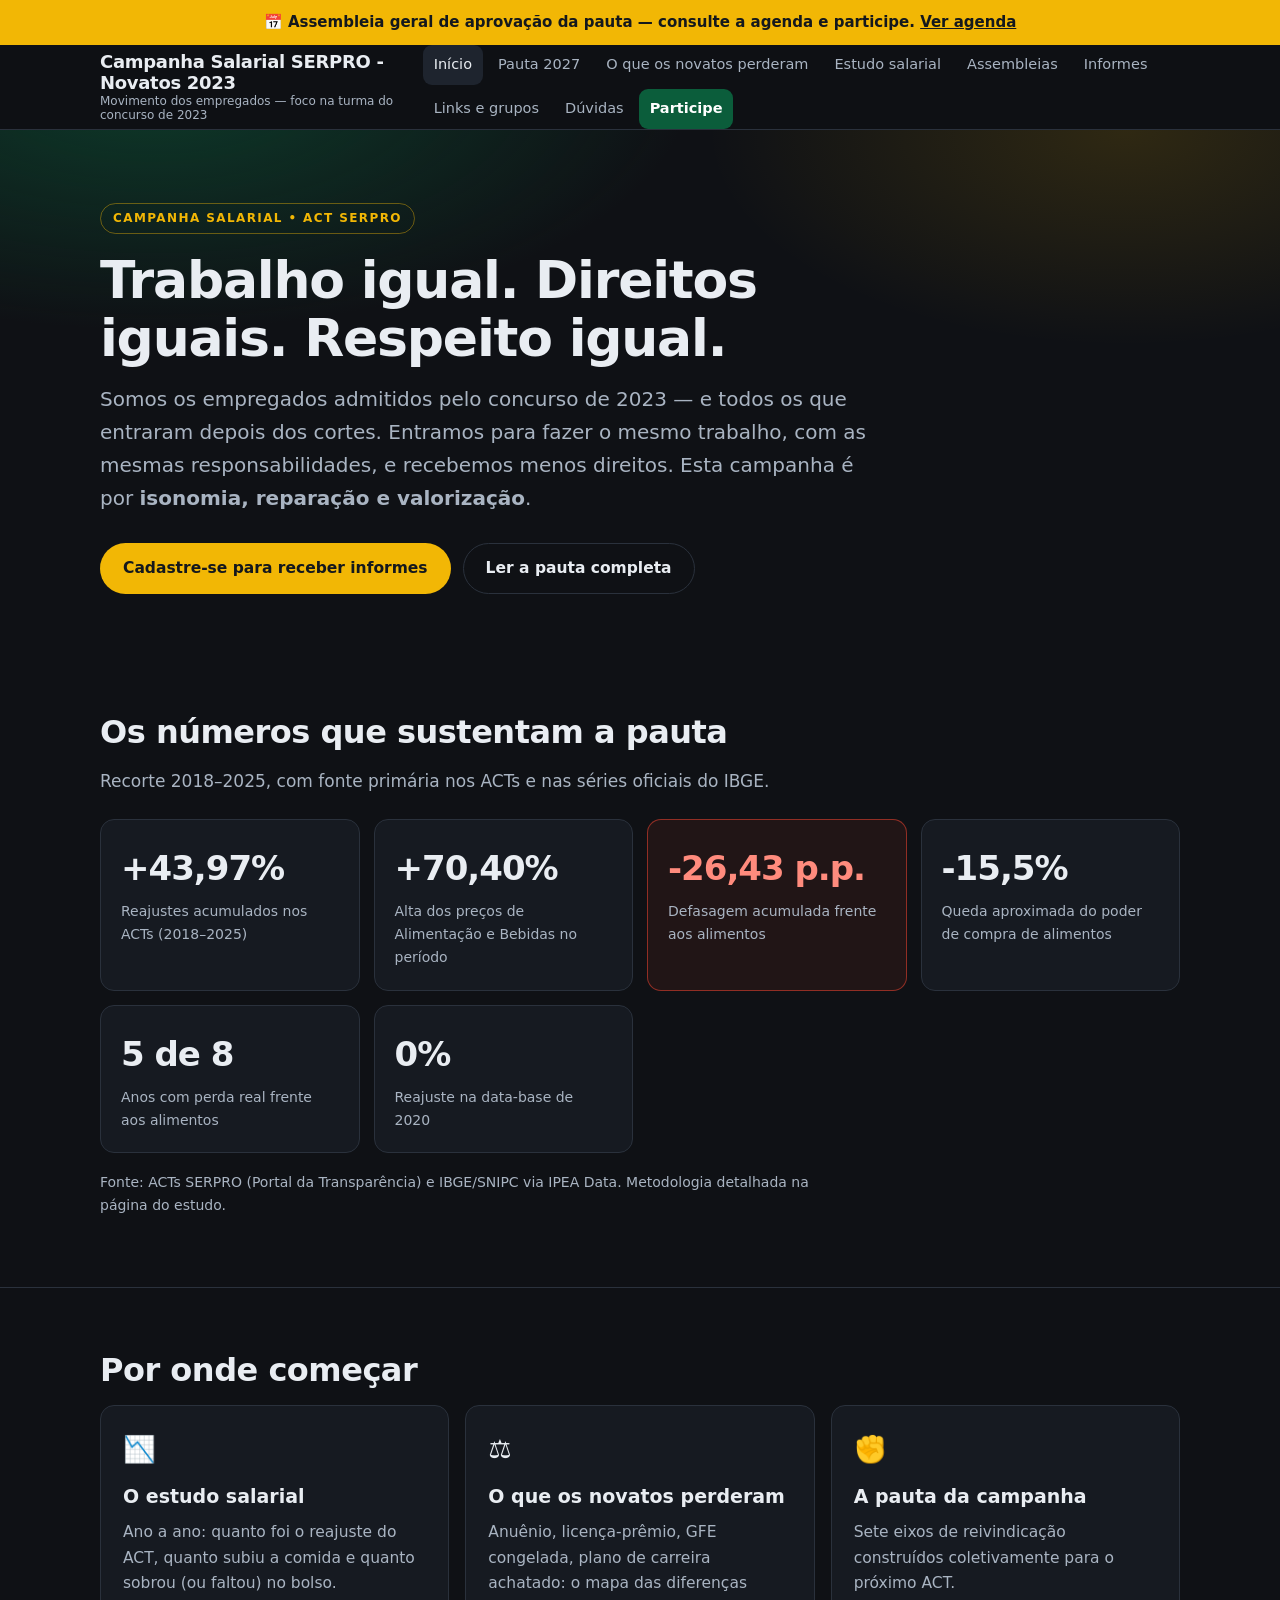
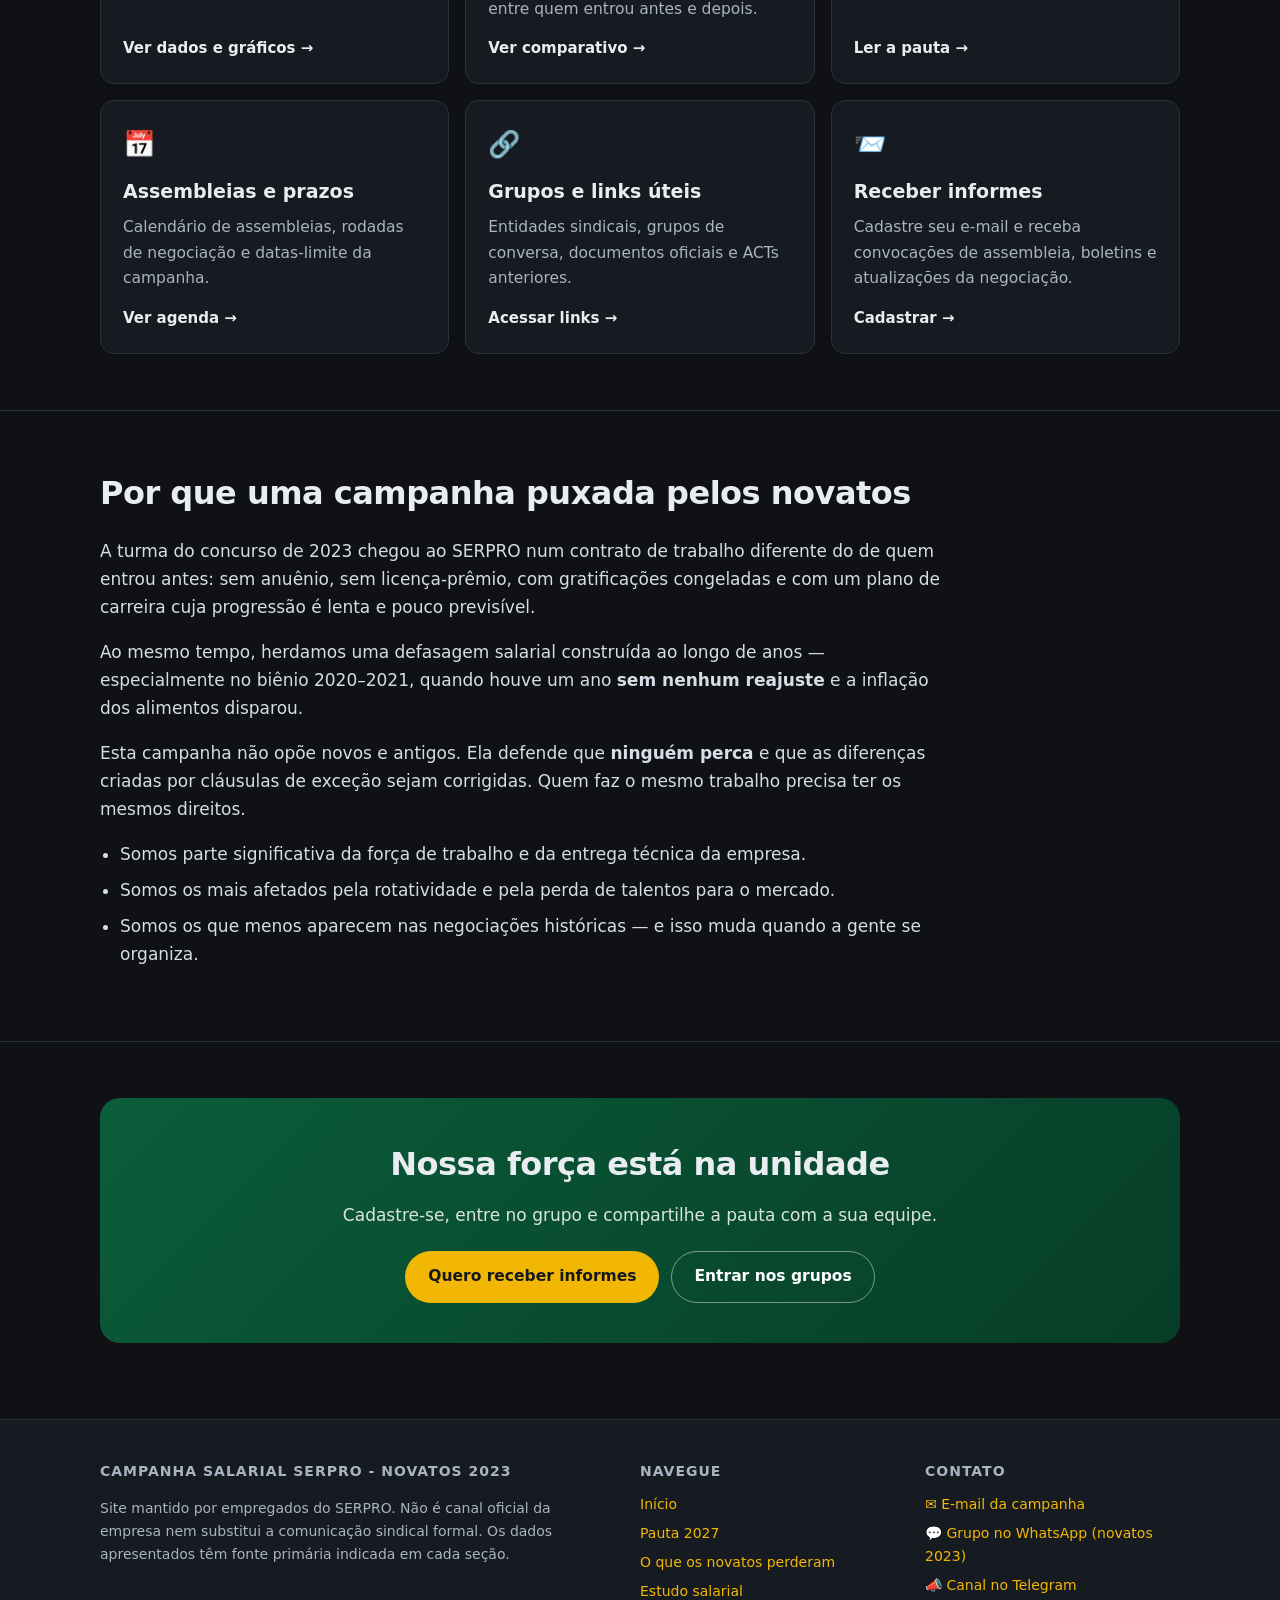
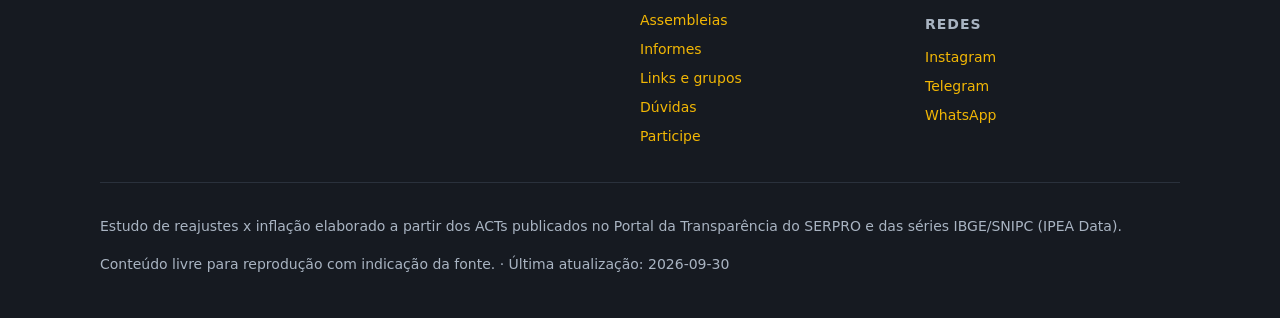
<file: index.html>
<!DOCTYPE html>
<html lang="pt-BR">
<head>
  <meta charset="utf-8">
  <meta name="viewport" content="width=device-width, initial-scale=1">
  <title>Campanha Salarial SERPRO</title>
  <meta name="description" content="Portal central da campanha salarial (ACT) dos empregados do SERPRO: estudo de reajustes x inflação, direitos suprimidos dos novos empregados, pauta, assembleias e mobilização.">
  <meta property="og:title" content="Campanha Salarial SERPRO">
  <meta property="og:description" content="Trabalho igual. Direitos iguais. Respeito igual.">
  <meta property="og:type" content="website">
  <link rel="icon" href="assets/img/favicon.svg" type="image/svg+xml">
  <link rel="stylesheet" href="assets/css/style.css">
</head>
<body>
  <div id="cabecalho"></div>
  <main id="conteudo"></main>
  <div id="rodape"></div>
  <script src="assets/js/app.js"></script>
  <script>App.iniciar('home.json');</script>
</body>
</html>
</file>
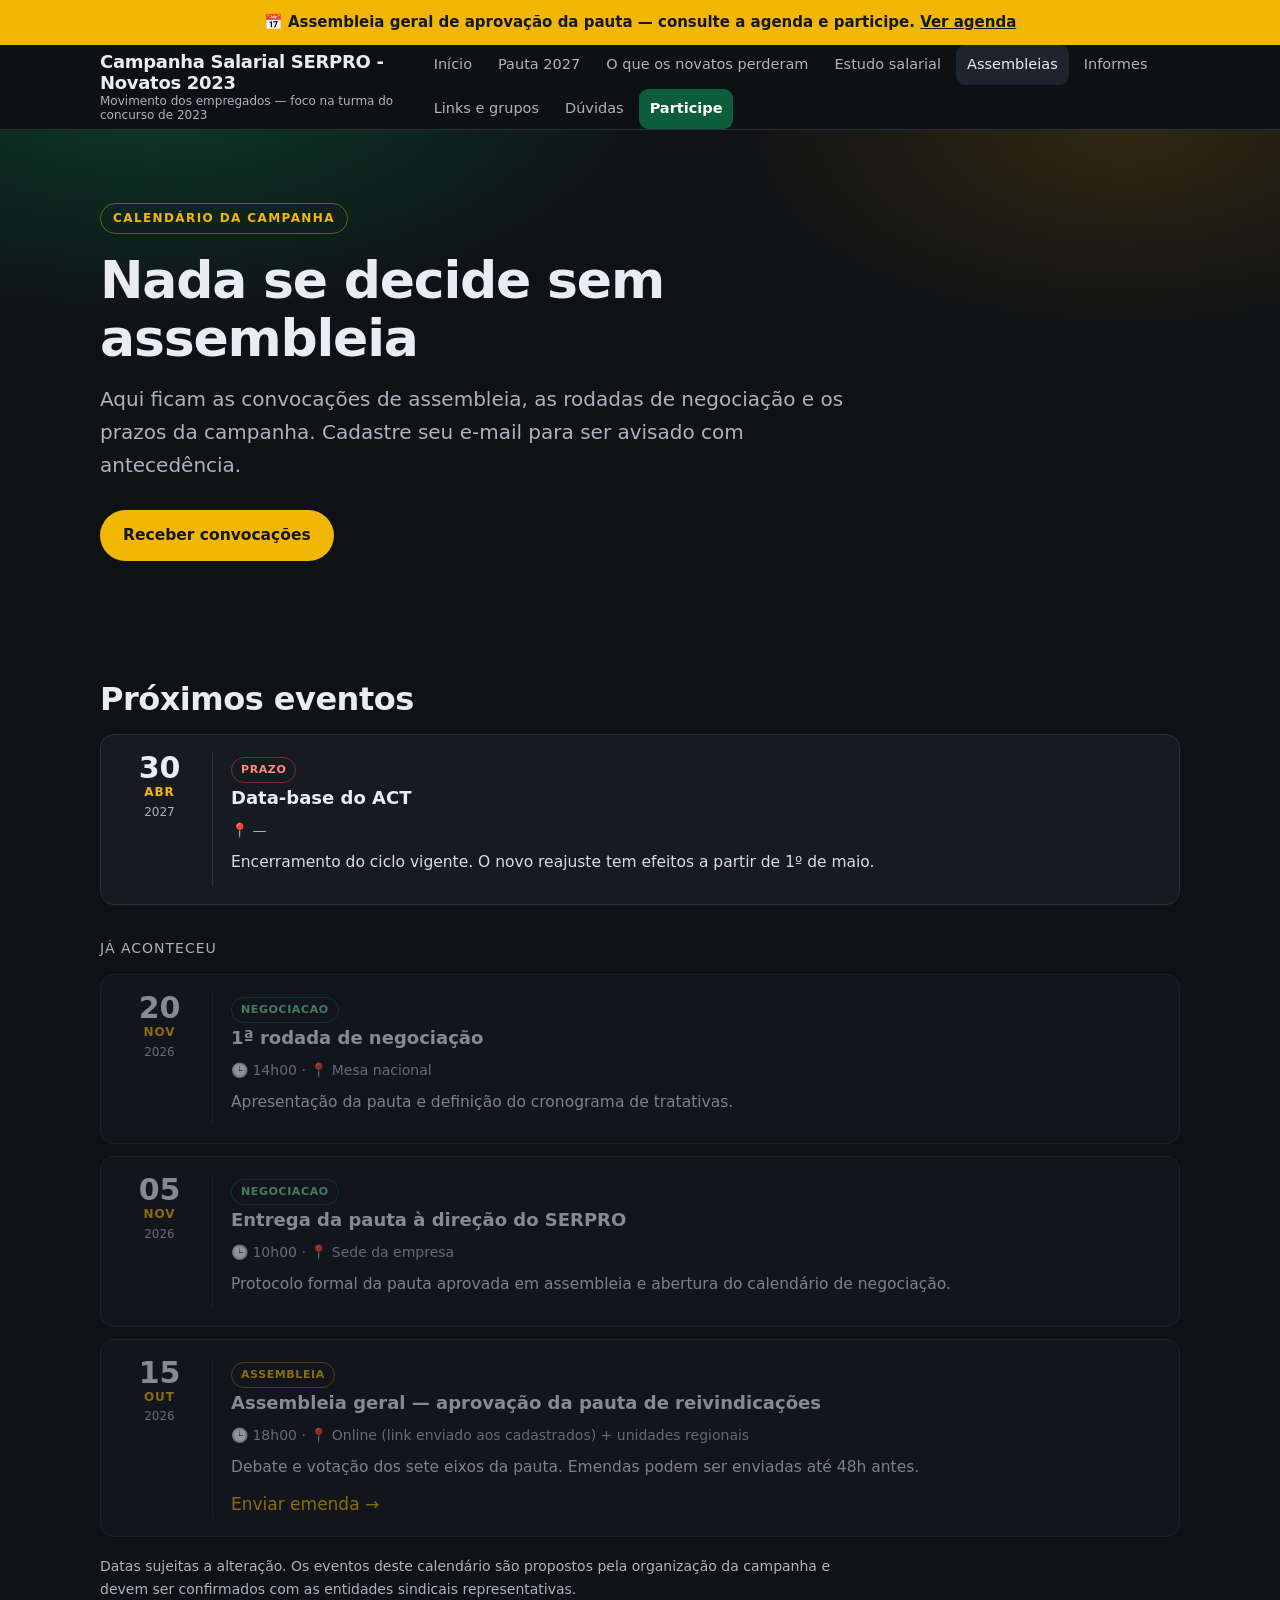
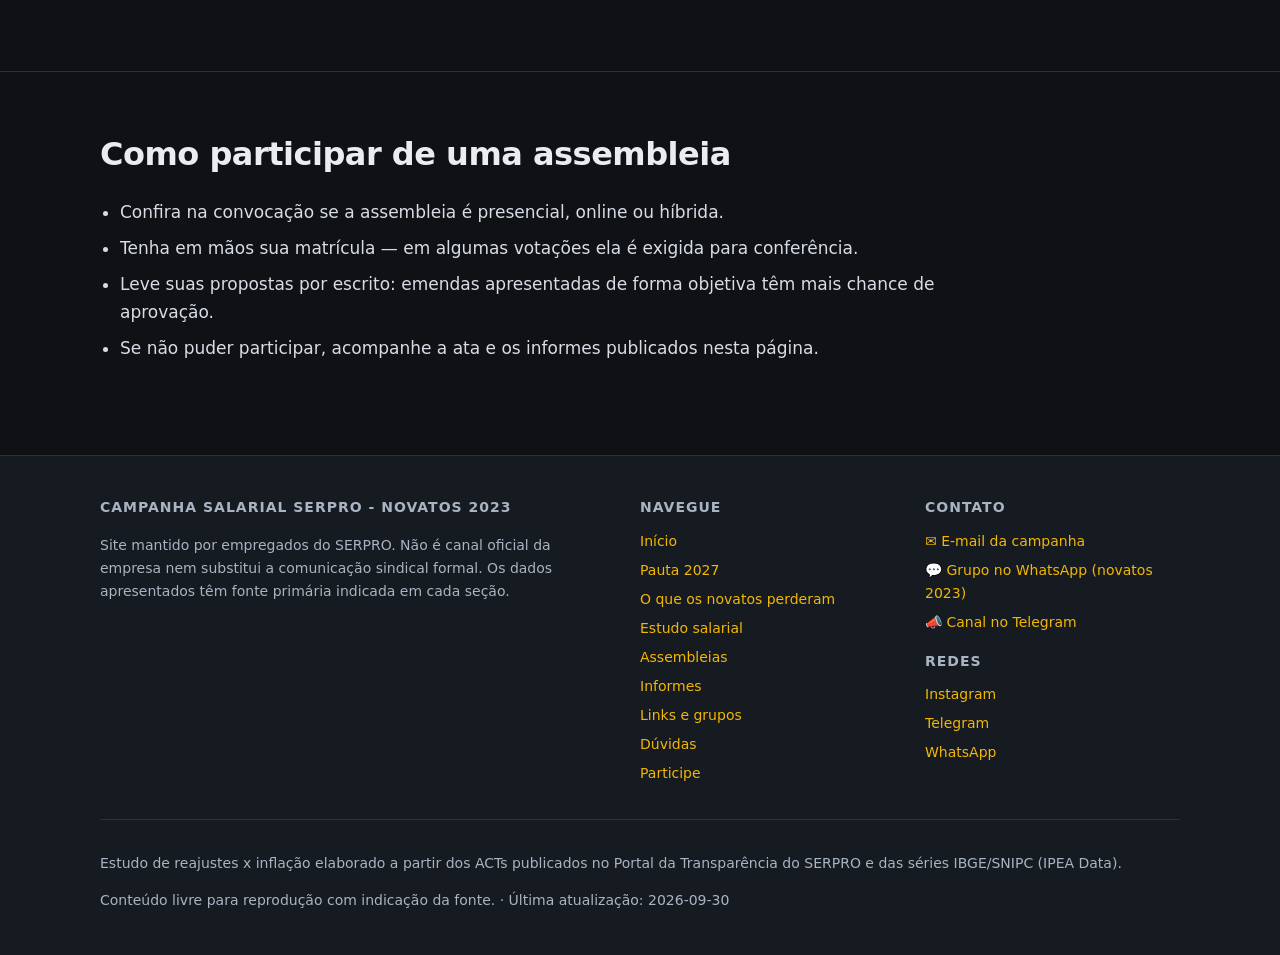
<file: assembleias.html>
<!DOCTYPE html>
<html lang="pt-BR">
<head>
  <meta charset="utf-8">
  <meta name="viewport" content="width=device-width, initial-scale=1">
  <title>Assembleias e agenda — Campanha SERPRO</title>
  <meta name="description" content="Portal central da campanha salarial (ACT) dos empregados do SERPRO: estudo de reajustes x inflação, direitos suprimidos dos novos empregados, pauta, assembleias e mobilização.">
  <meta property="og:title" content="Assembleias e agenda — Campanha SERPRO">
  <meta property="og:description" content="Trabalho igual. Direitos iguais. Respeito igual.">
  <meta property="og:type" content="website">
  <link rel="icon" href="assets/img/favicon.svg" type="image/svg+xml">
  <link rel="stylesheet" href="assets/css/style.css">
</head>
<body>
  <div id="cabecalho"></div>
  <main id="conteudo"></main>
  <div id="rodape"></div>
  <script src="assets/js/app.js"></script>
  <script>App.iniciar('agenda.json');</script>
</body>
</html>
</file>
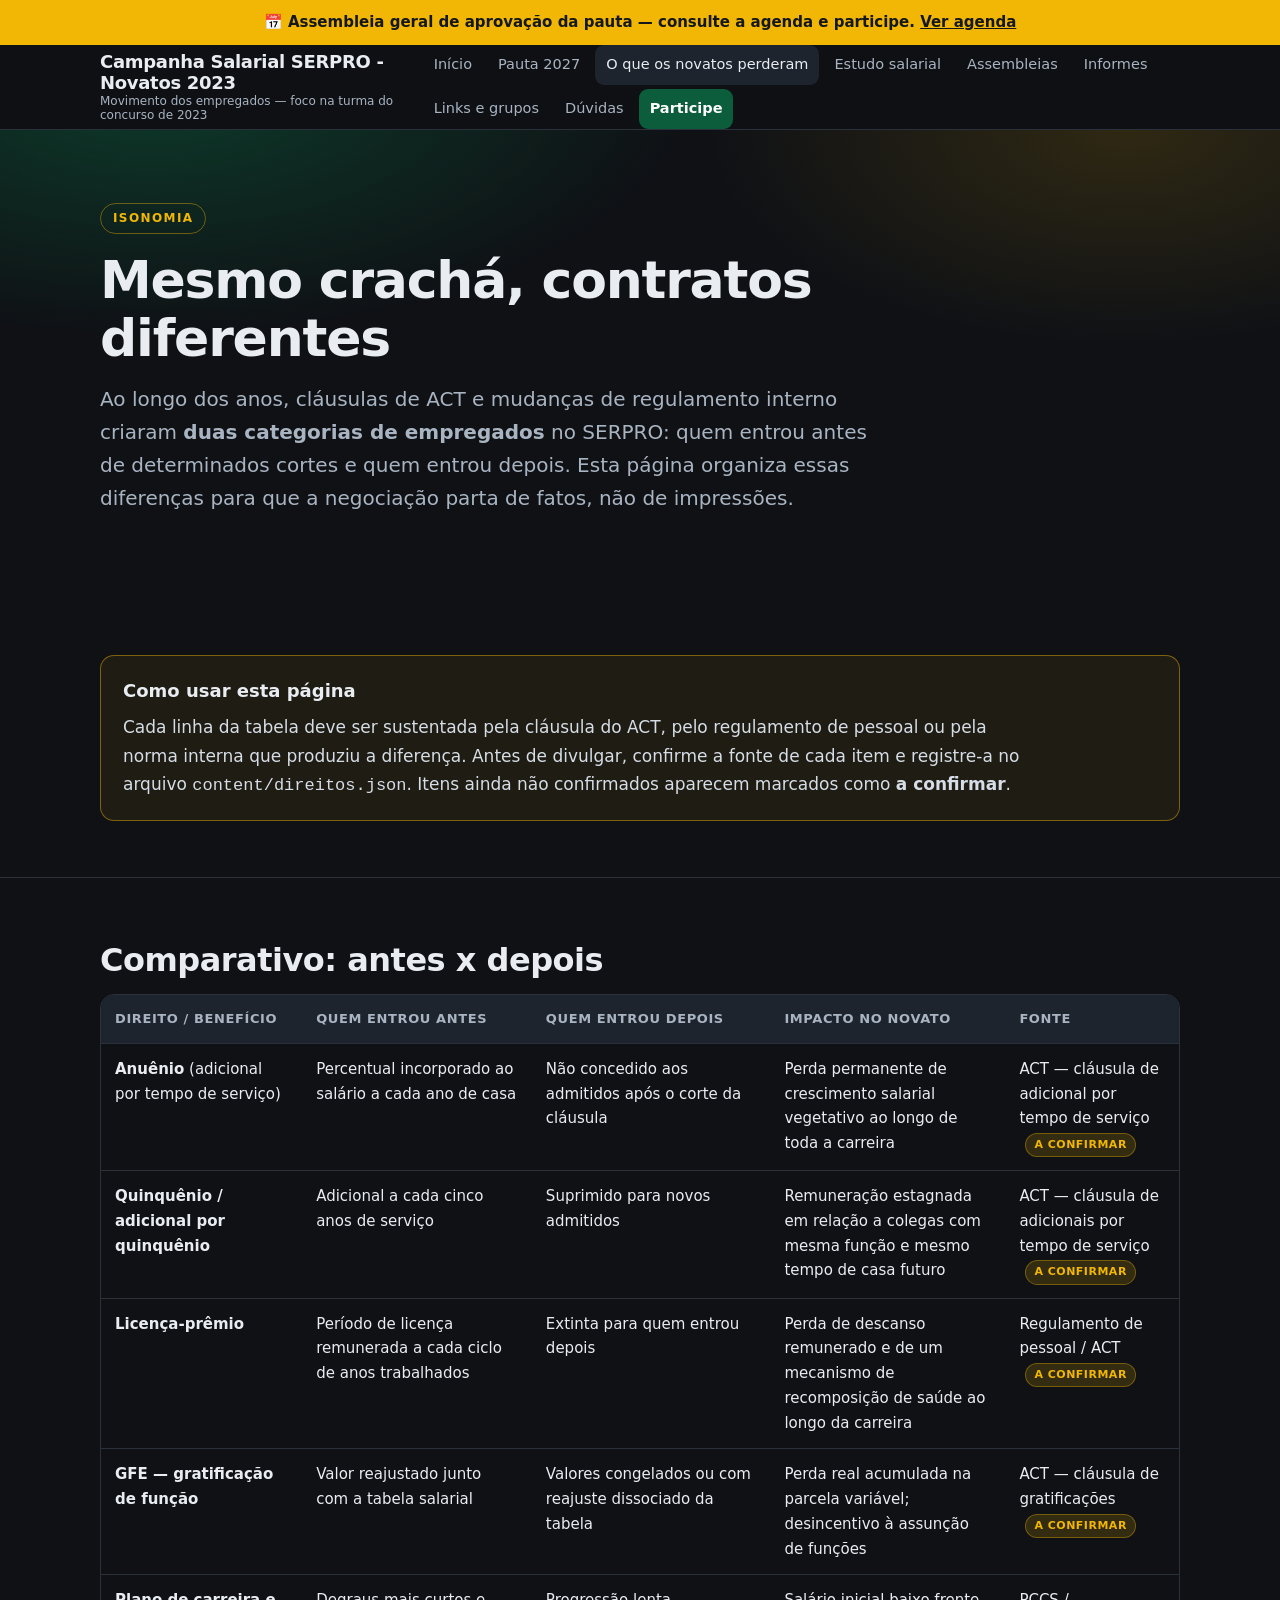
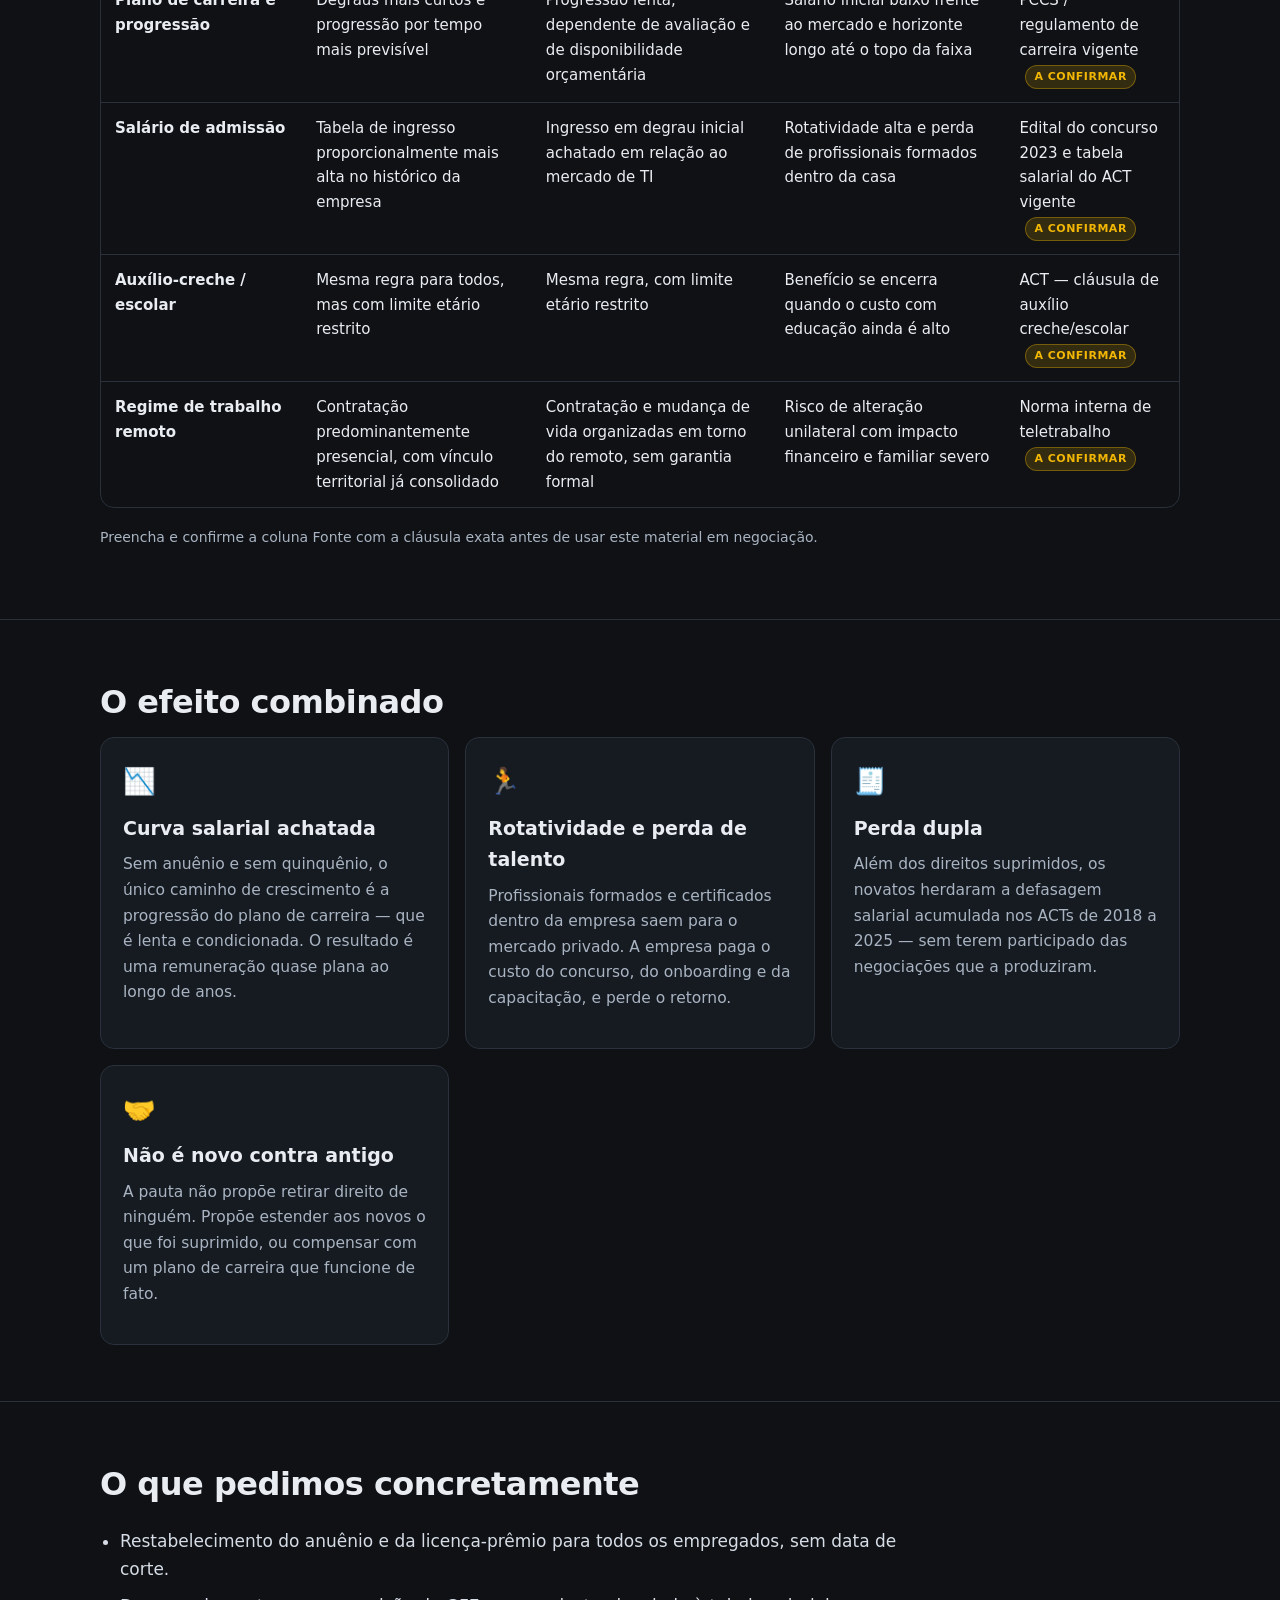
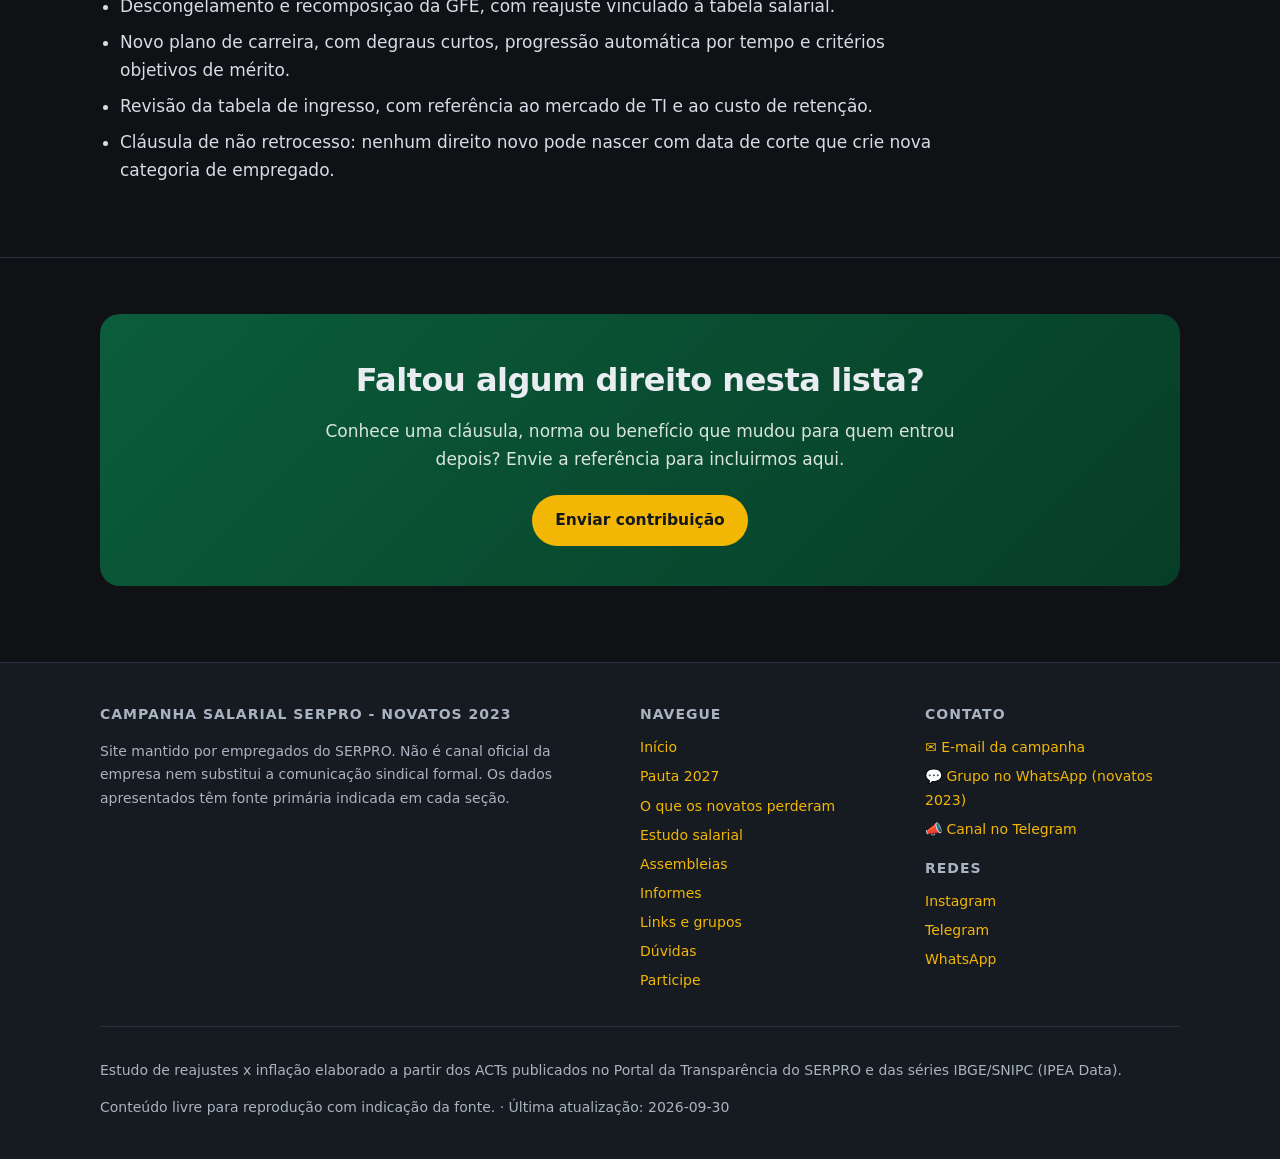
<file: direitos.html>
<!DOCTYPE html>
<html lang="pt-BR">
<head>
  <meta charset="utf-8">
  <meta name="viewport" content="width=device-width, initial-scale=1">
  <title>O que os novatos perderam — Campanha SERPRO</title>
  <meta name="description" content="Portal central da campanha salarial (ACT) dos empregados do SERPRO: estudo de reajustes x inflação, direitos suprimidos dos novos empregados, pauta, assembleias e mobilização.">
  <meta property="og:title" content="O que os novatos perderam — Campanha SERPRO">
  <meta property="og:description" content="Trabalho igual. Direitos iguais. Respeito igual.">
  <meta property="og:type" content="website">
  <link rel="icon" href="assets/img/favicon.svg" type="image/svg+xml">
  <link rel="stylesheet" href="assets/css/style.css">
</head>
<body>
  <div id="cabecalho"></div>
  <main id="conteudo"></main>
  <div id="rodape"></div>
  <script src="assets/js/app.js"></script>
  <script>App.iniciar('direitos.json');</script>
</body>
</html>
</file>
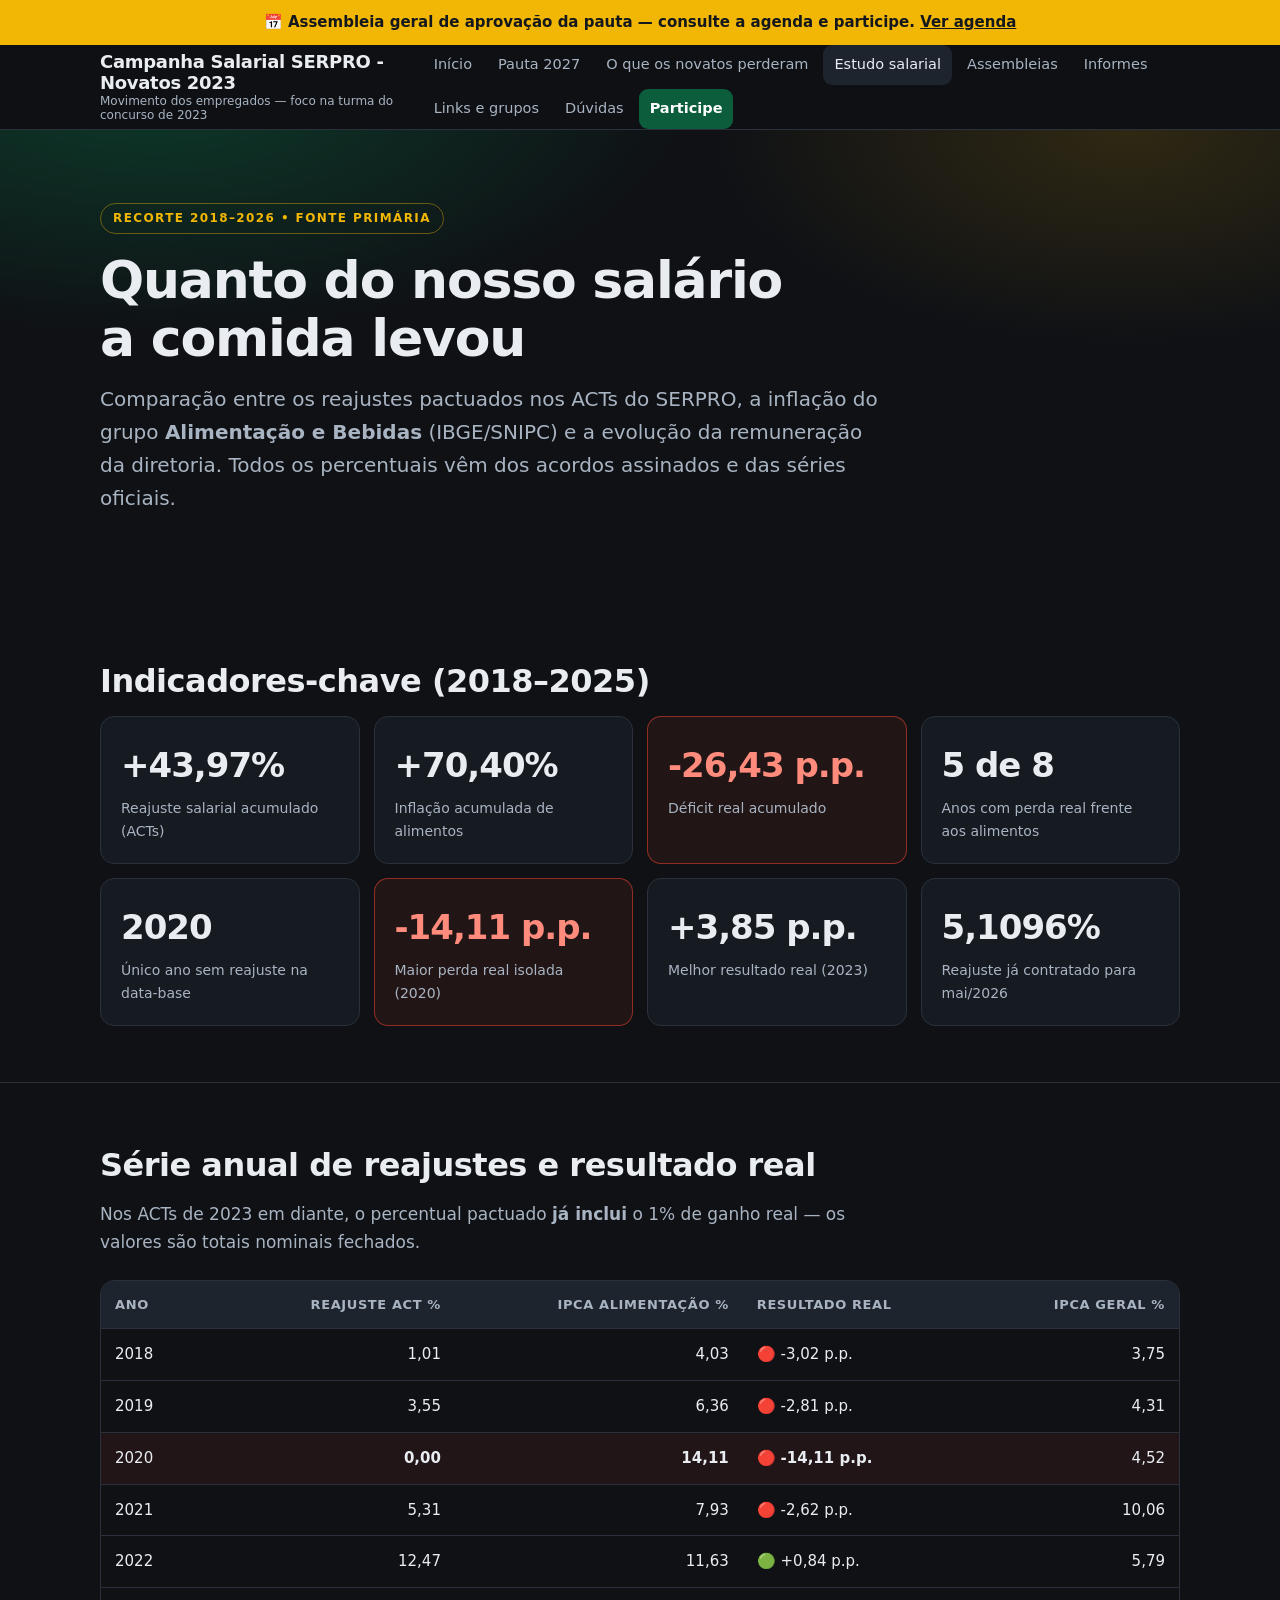
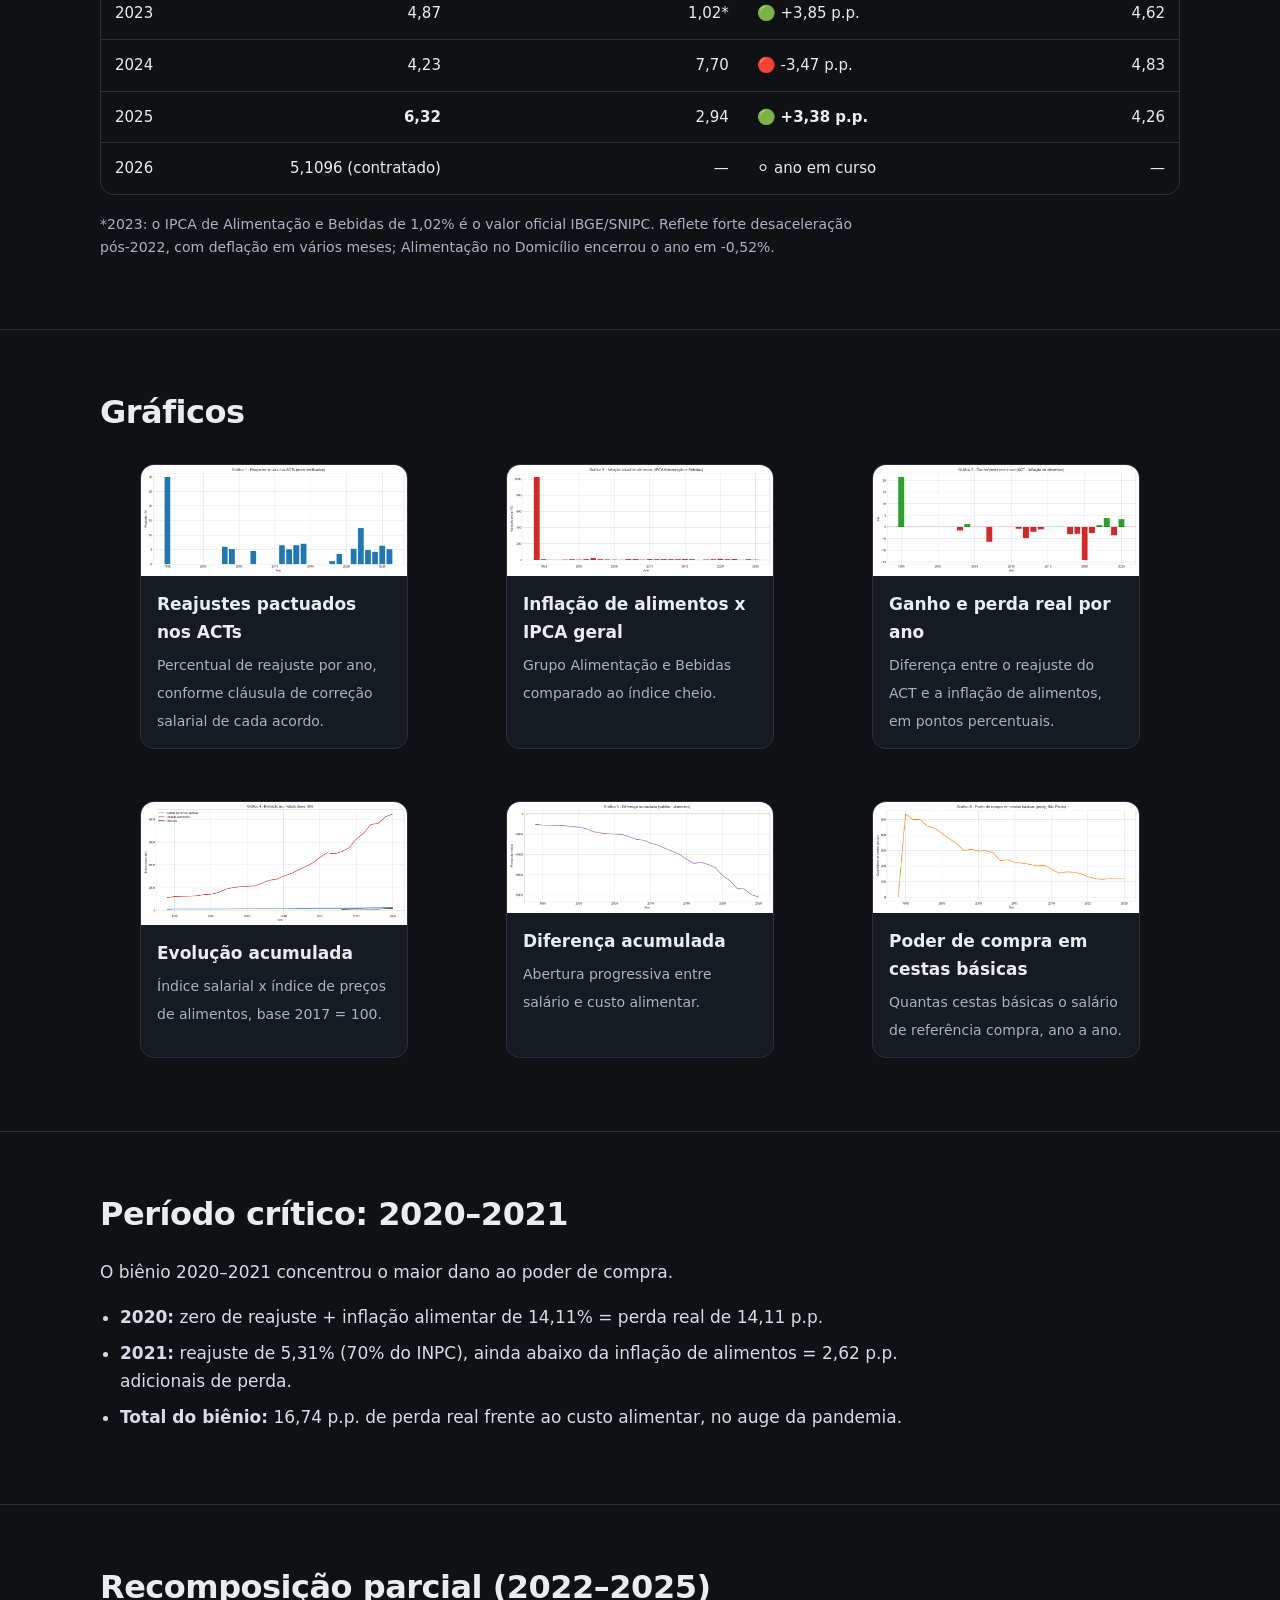
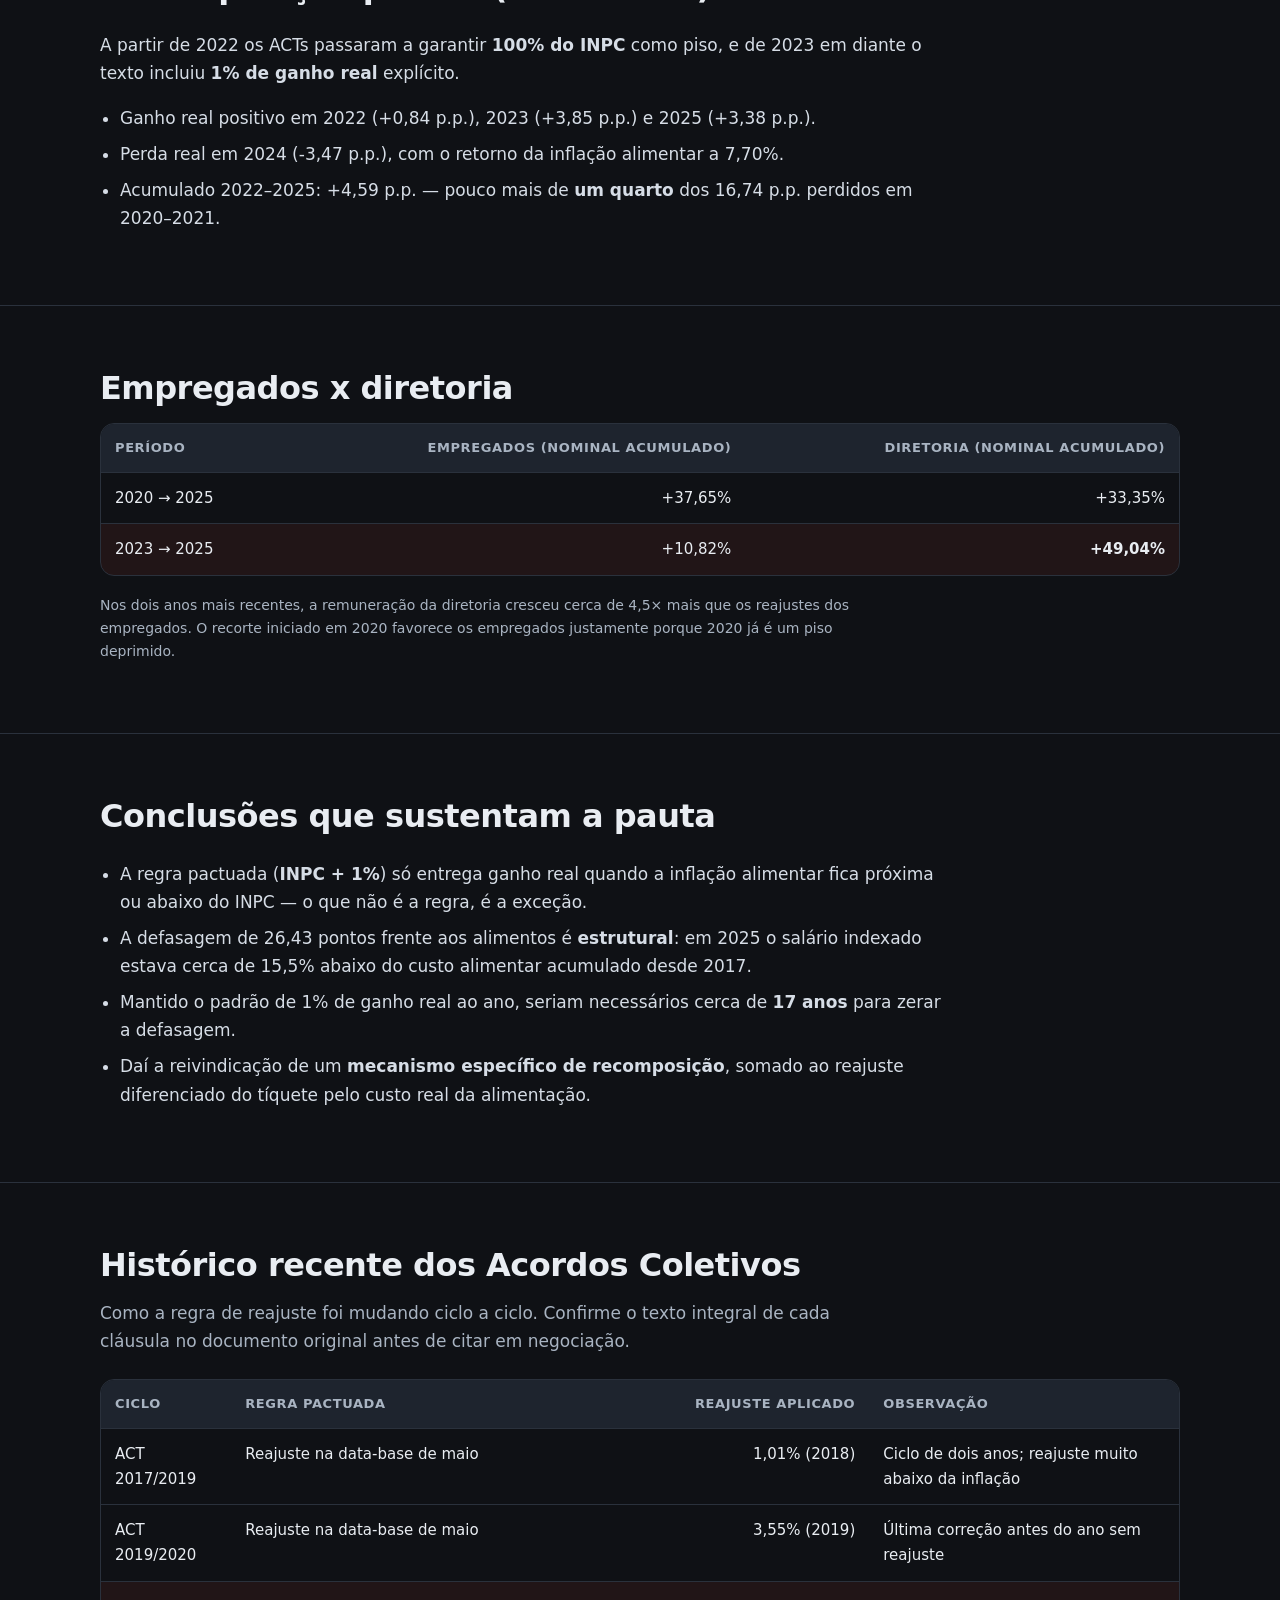
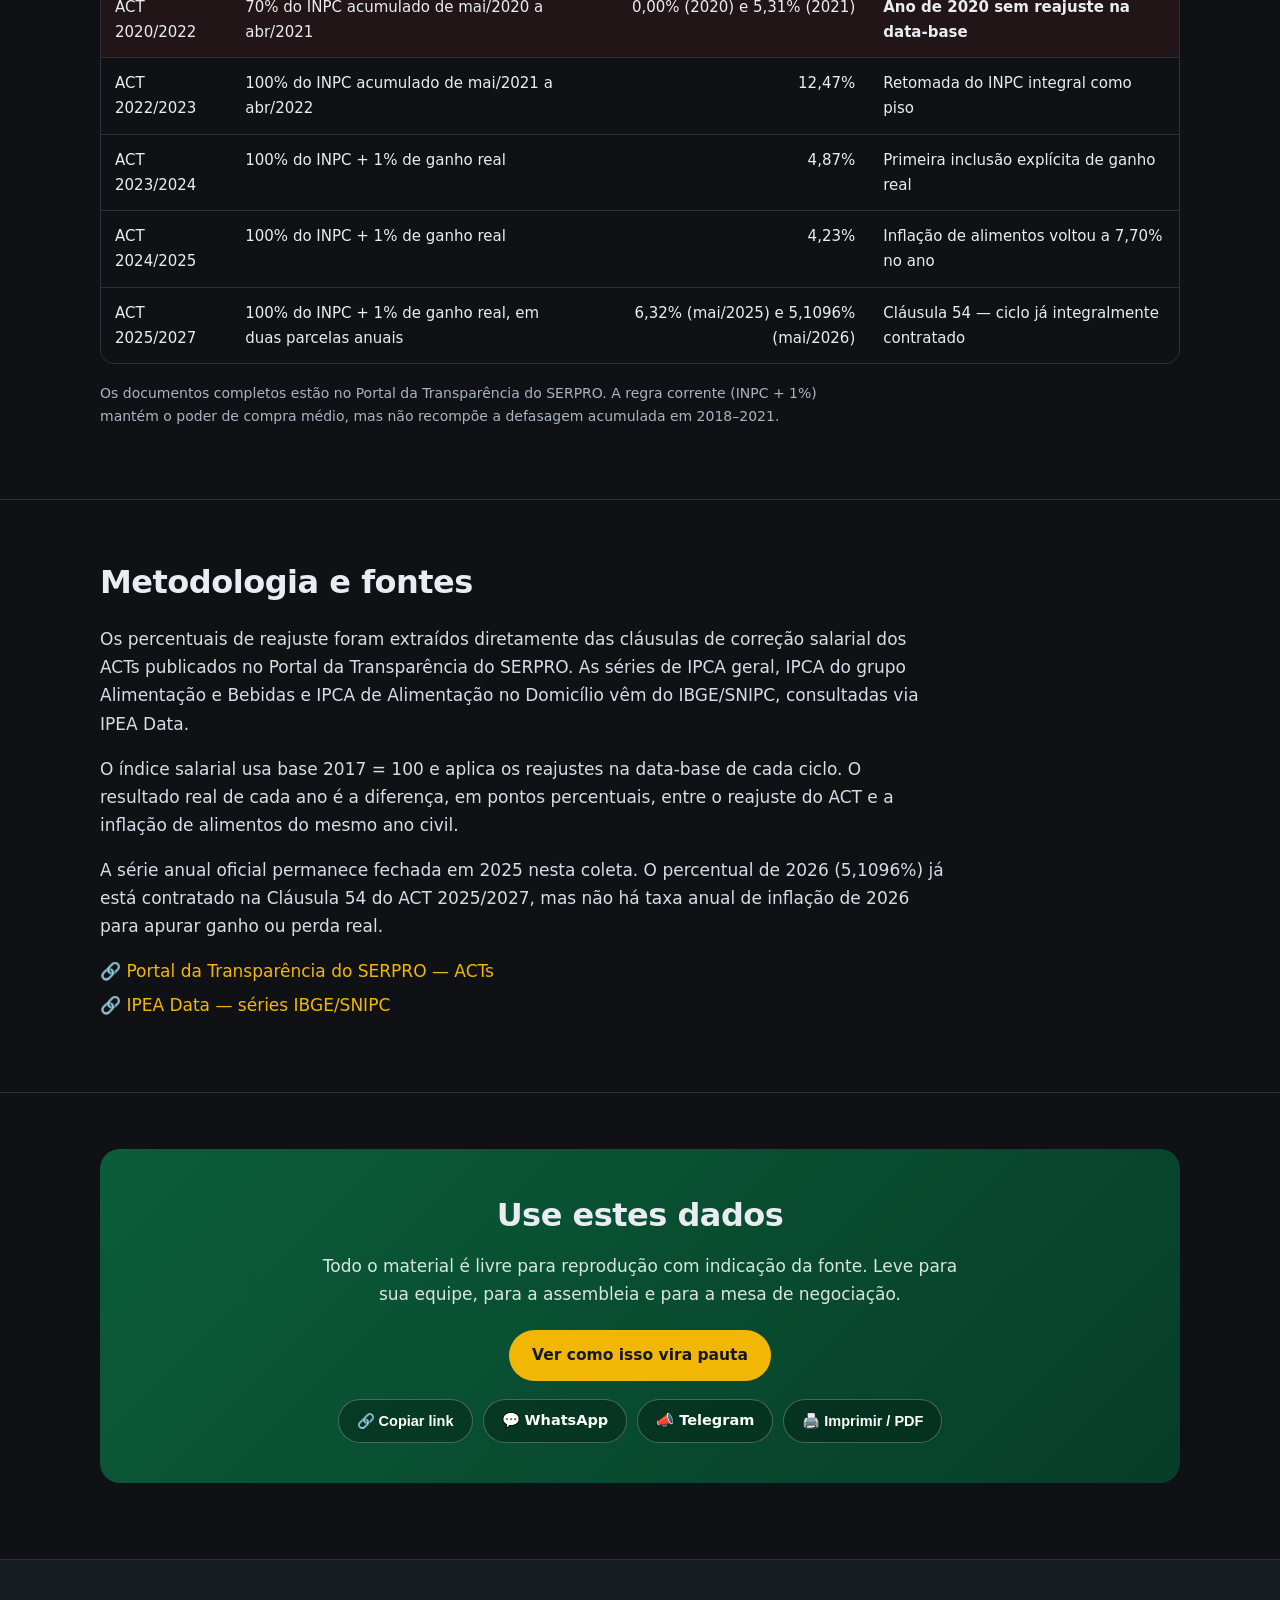
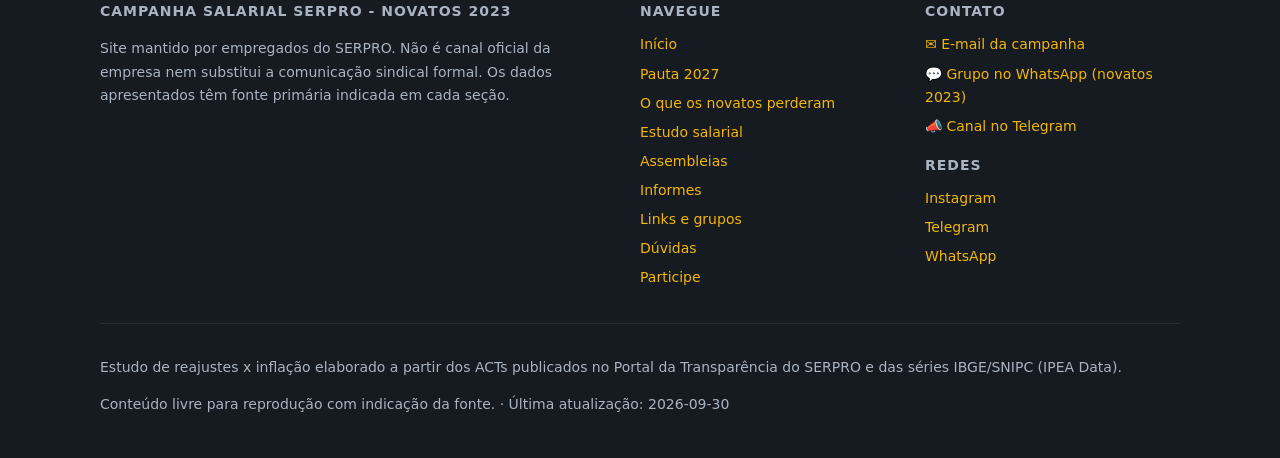
<file: estudo.html>
<!DOCTYPE html>
<html lang="pt-BR">
<head>
  <meta charset="utf-8">
  <meta name="viewport" content="width=device-width, initial-scale=1">
  <title>Estudo salarial — Campanha SERPRO</title>
  <meta name="description" content="Portal central da campanha salarial (ACT) dos empregados do SERPRO: estudo de reajustes x inflação, direitos suprimidos dos novos empregados, pauta, assembleias e mobilização.">
  <meta property="og:title" content="Estudo salarial — Campanha SERPRO">
  <meta property="og:description" content="Trabalho igual. Direitos iguais. Respeito igual.">
  <meta property="og:type" content="website">
  <link rel="icon" href="assets/img/favicon.svg" type="image/svg+xml">
  <link rel="stylesheet" href="assets/css/style.css">
</head>
<body>
  <div id="cabecalho"></div>
  <main id="conteudo"></main>
  <div id="rodape"></div>
  <script src="assets/js/app.js"></script>
  <script>App.iniciar('estudo.json');</script>
</body>
</html>
</file>
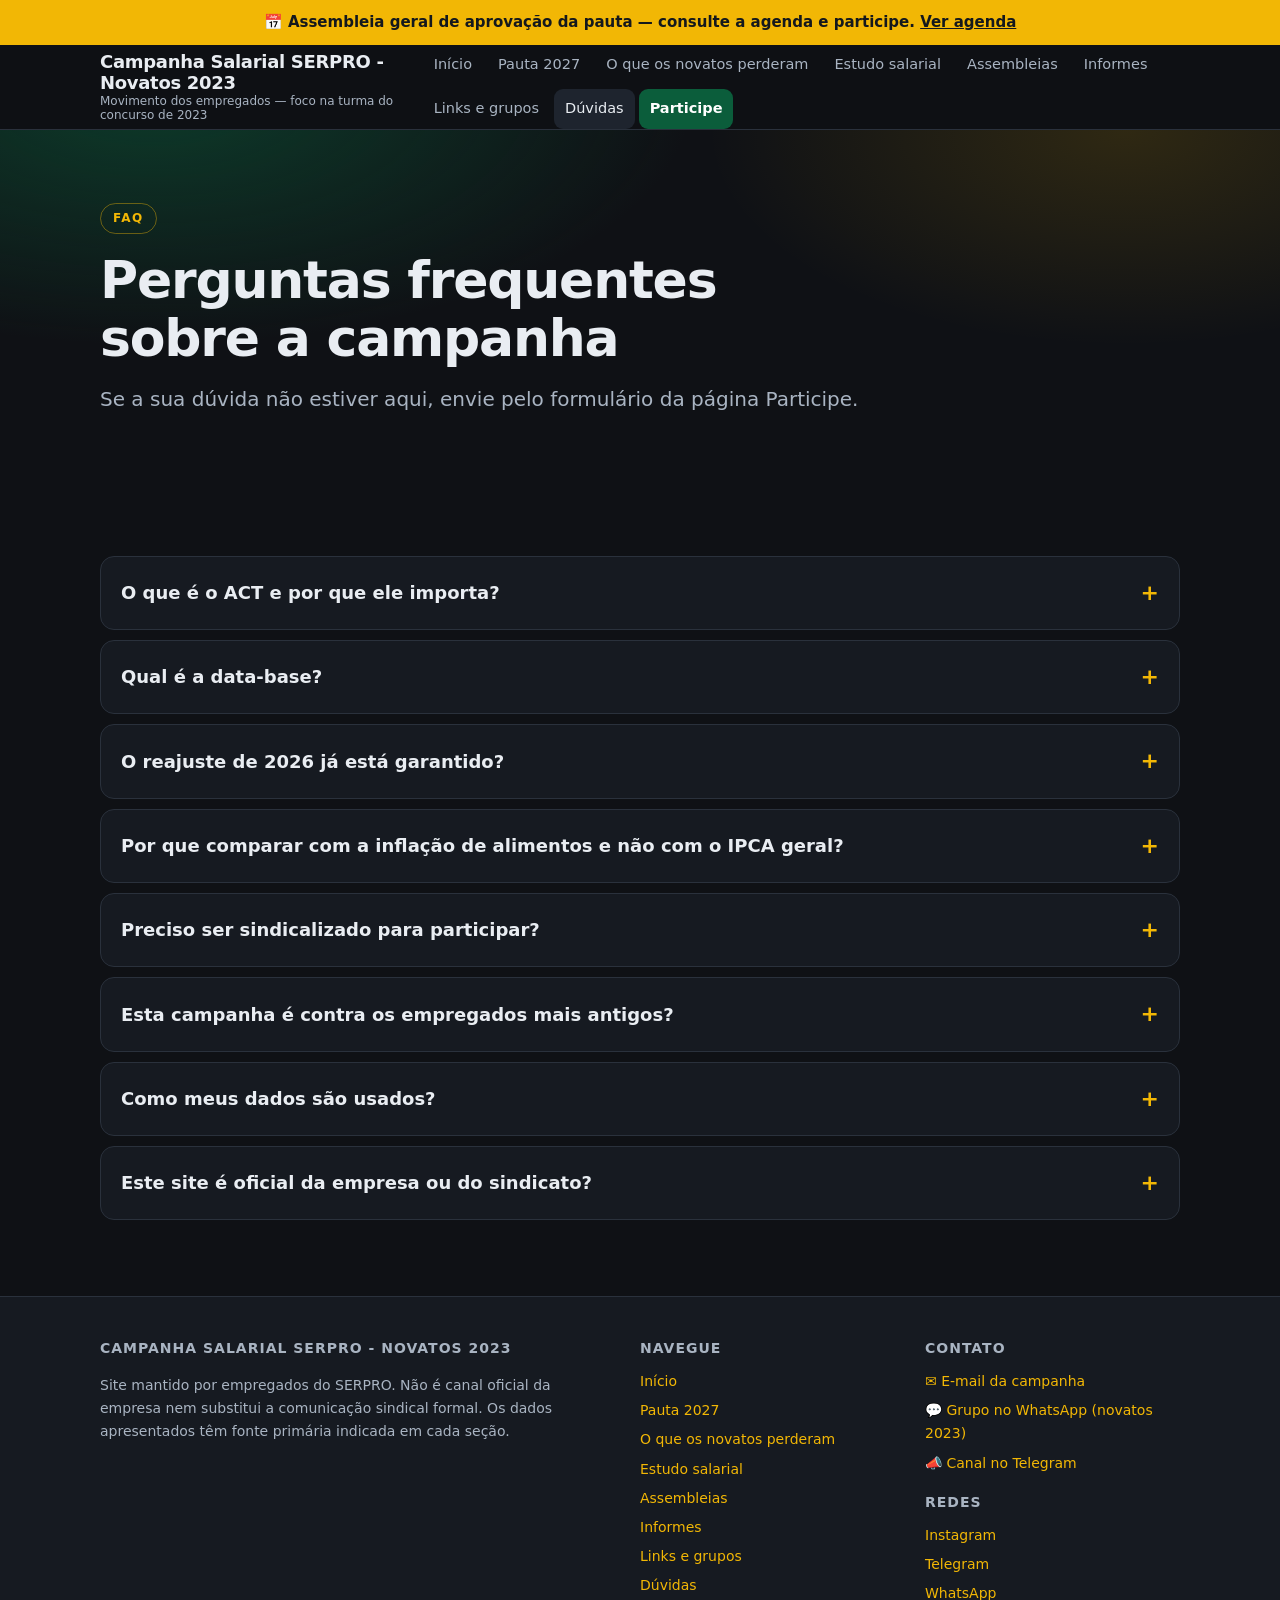
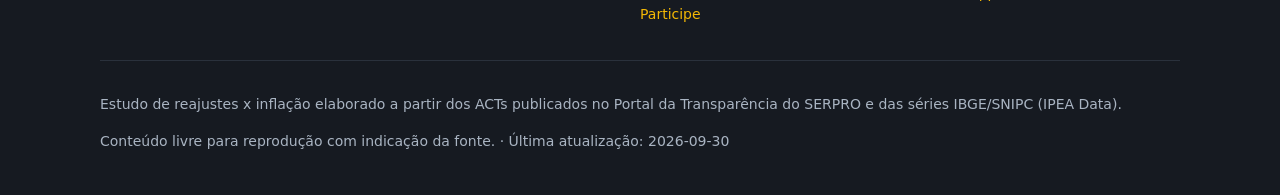
<file: faq.html>
<!DOCTYPE html>
<html lang="pt-BR">
<head>
  <meta charset="utf-8">
  <meta name="viewport" content="width=device-width, initial-scale=1">
  <title>Dúvidas frequentes — Campanha SERPRO</title>
  <meta name="description" content="Portal central da campanha salarial (ACT) dos empregados do SERPRO: estudo de reajustes x inflação, direitos suprimidos dos novos empregados, pauta, assembleias e mobilização.">
  <meta property="og:title" content="Dúvidas frequentes — Campanha SERPRO">
  <meta property="og:description" content="Trabalho igual. Direitos iguais. Respeito igual.">
  <meta property="og:type" content="website">
  <link rel="icon" href="assets/img/favicon.svg" type="image/svg+xml">
  <link rel="stylesheet" href="assets/css/style.css">
</head>
<body>
  <div id="cabecalho"></div>
  <main id="conteudo"></main>
  <div id="rodape"></div>
  <script src="assets/js/app.js"></script>
  <script>App.iniciar('faq.json');</script>
</body>
</html>
</file>
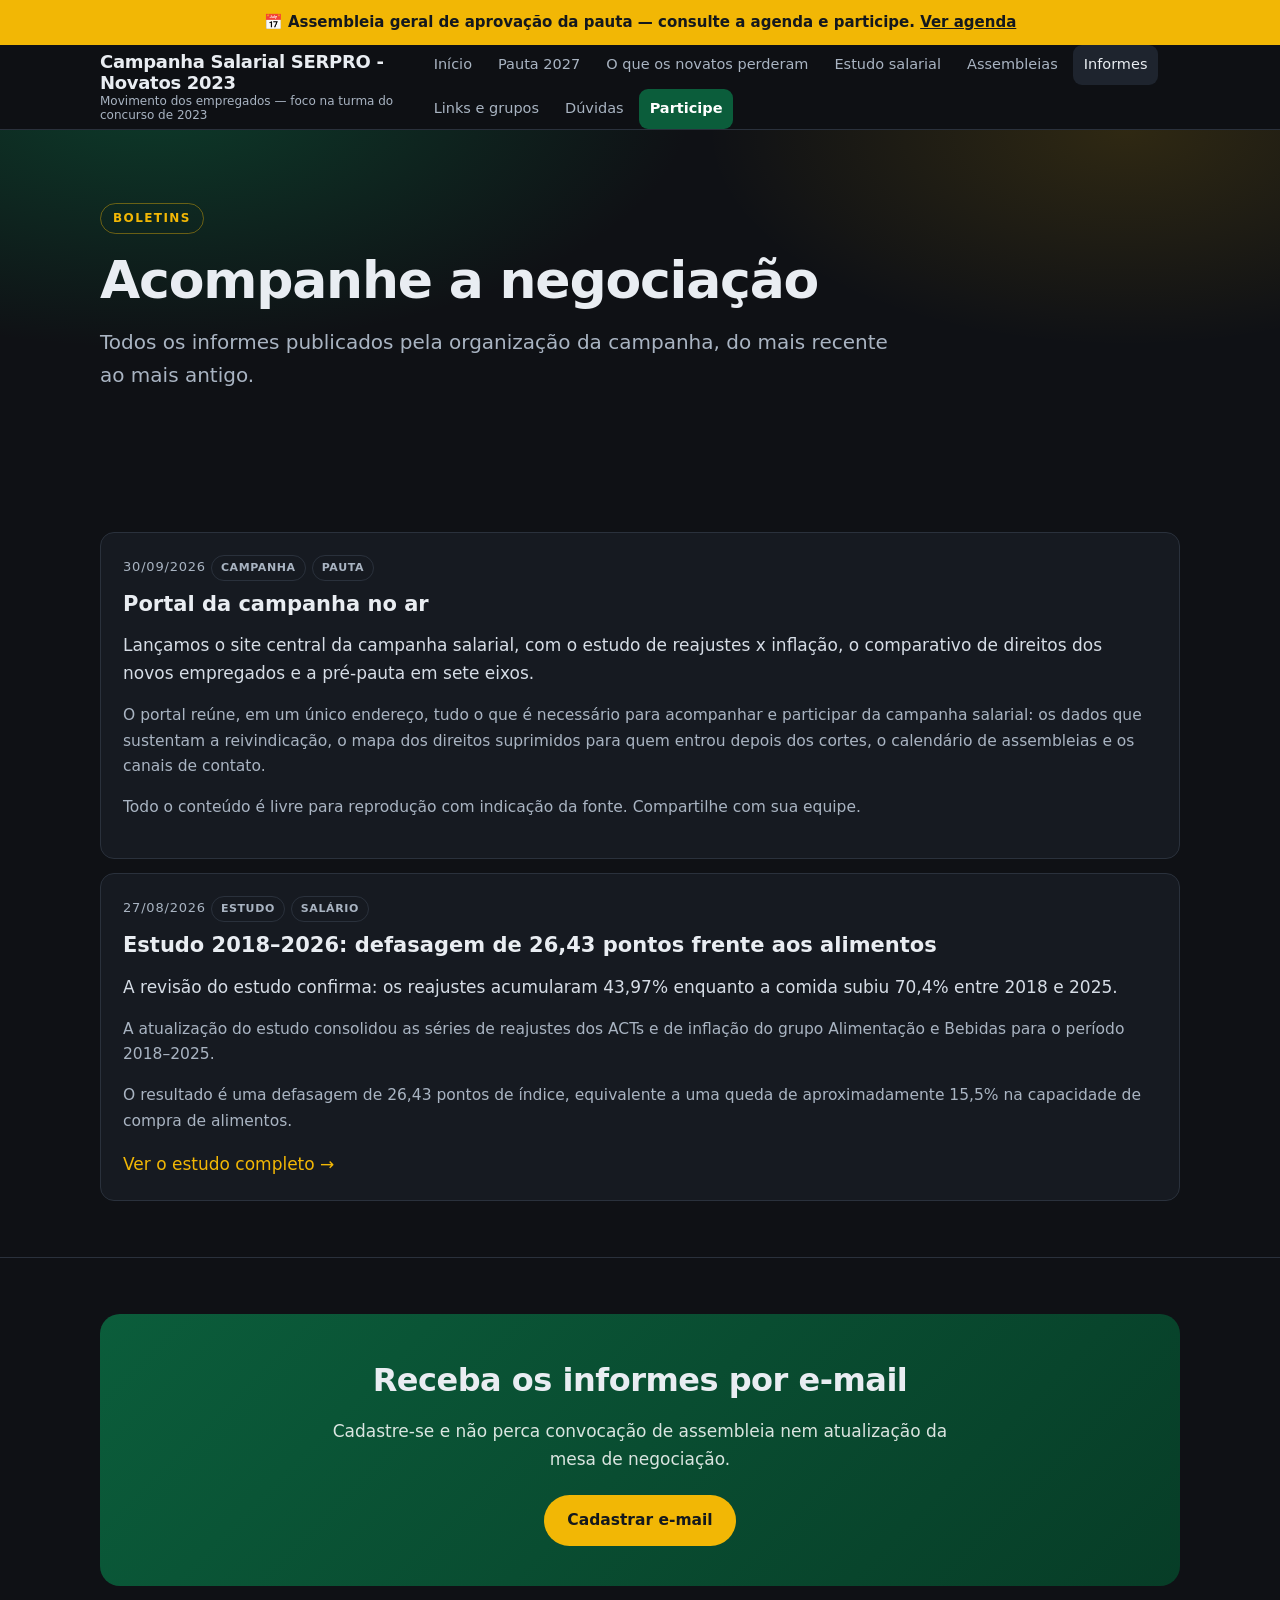
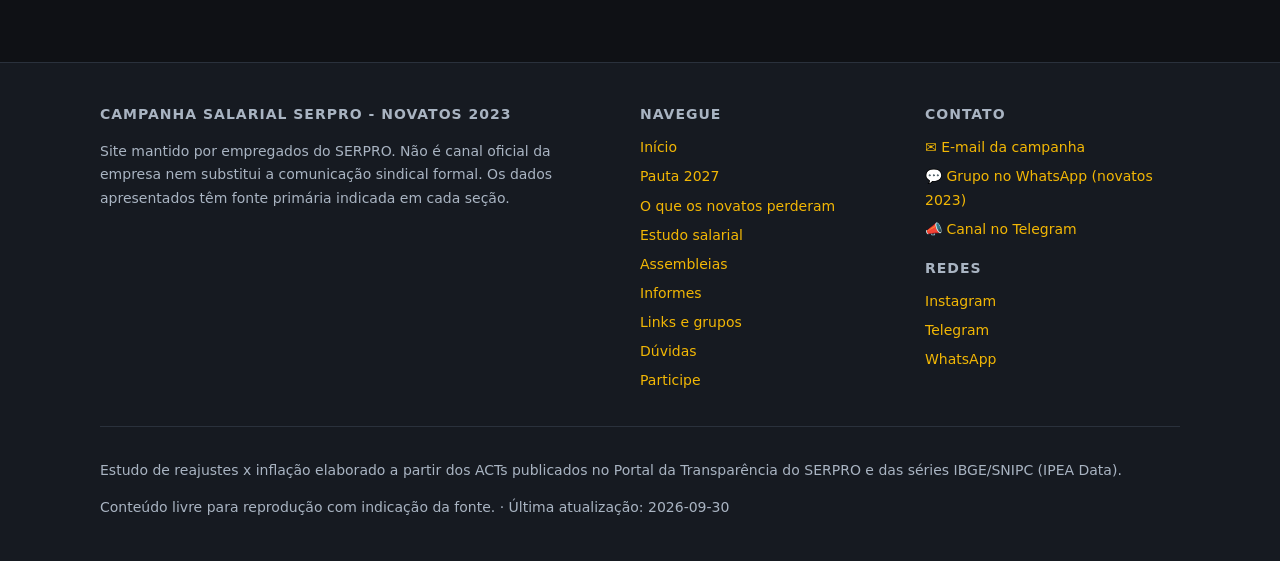
<file: informes.html>
<!DOCTYPE html>
<html lang="pt-BR">
<head>
  <meta charset="utf-8">
  <meta name="viewport" content="width=device-width, initial-scale=1">
  <title>Informes — Campanha SERPRO</title>
  <meta name="description" content="Portal central da campanha salarial (ACT) dos empregados do SERPRO: estudo de reajustes x inflação, direitos suprimidos dos novos empregados, pauta, assembleias e mobilização.">
  <meta property="og:title" content="Informes — Campanha SERPRO">
  <meta property="og:description" content="Trabalho igual. Direitos iguais. Respeito igual.">
  <meta property="og:type" content="website">
  <link rel="icon" href="assets/img/favicon.svg" type="image/svg+xml">
  <link rel="stylesheet" href="assets/css/style.css">
</head>
<body>
  <div id="cabecalho"></div>
  <main id="conteudo"></main>
  <div id="rodape"></div>
  <script src="assets/js/app.js"></script>
  <script>App.iniciar('informes.json');</script>
</body>
</html>
</file>
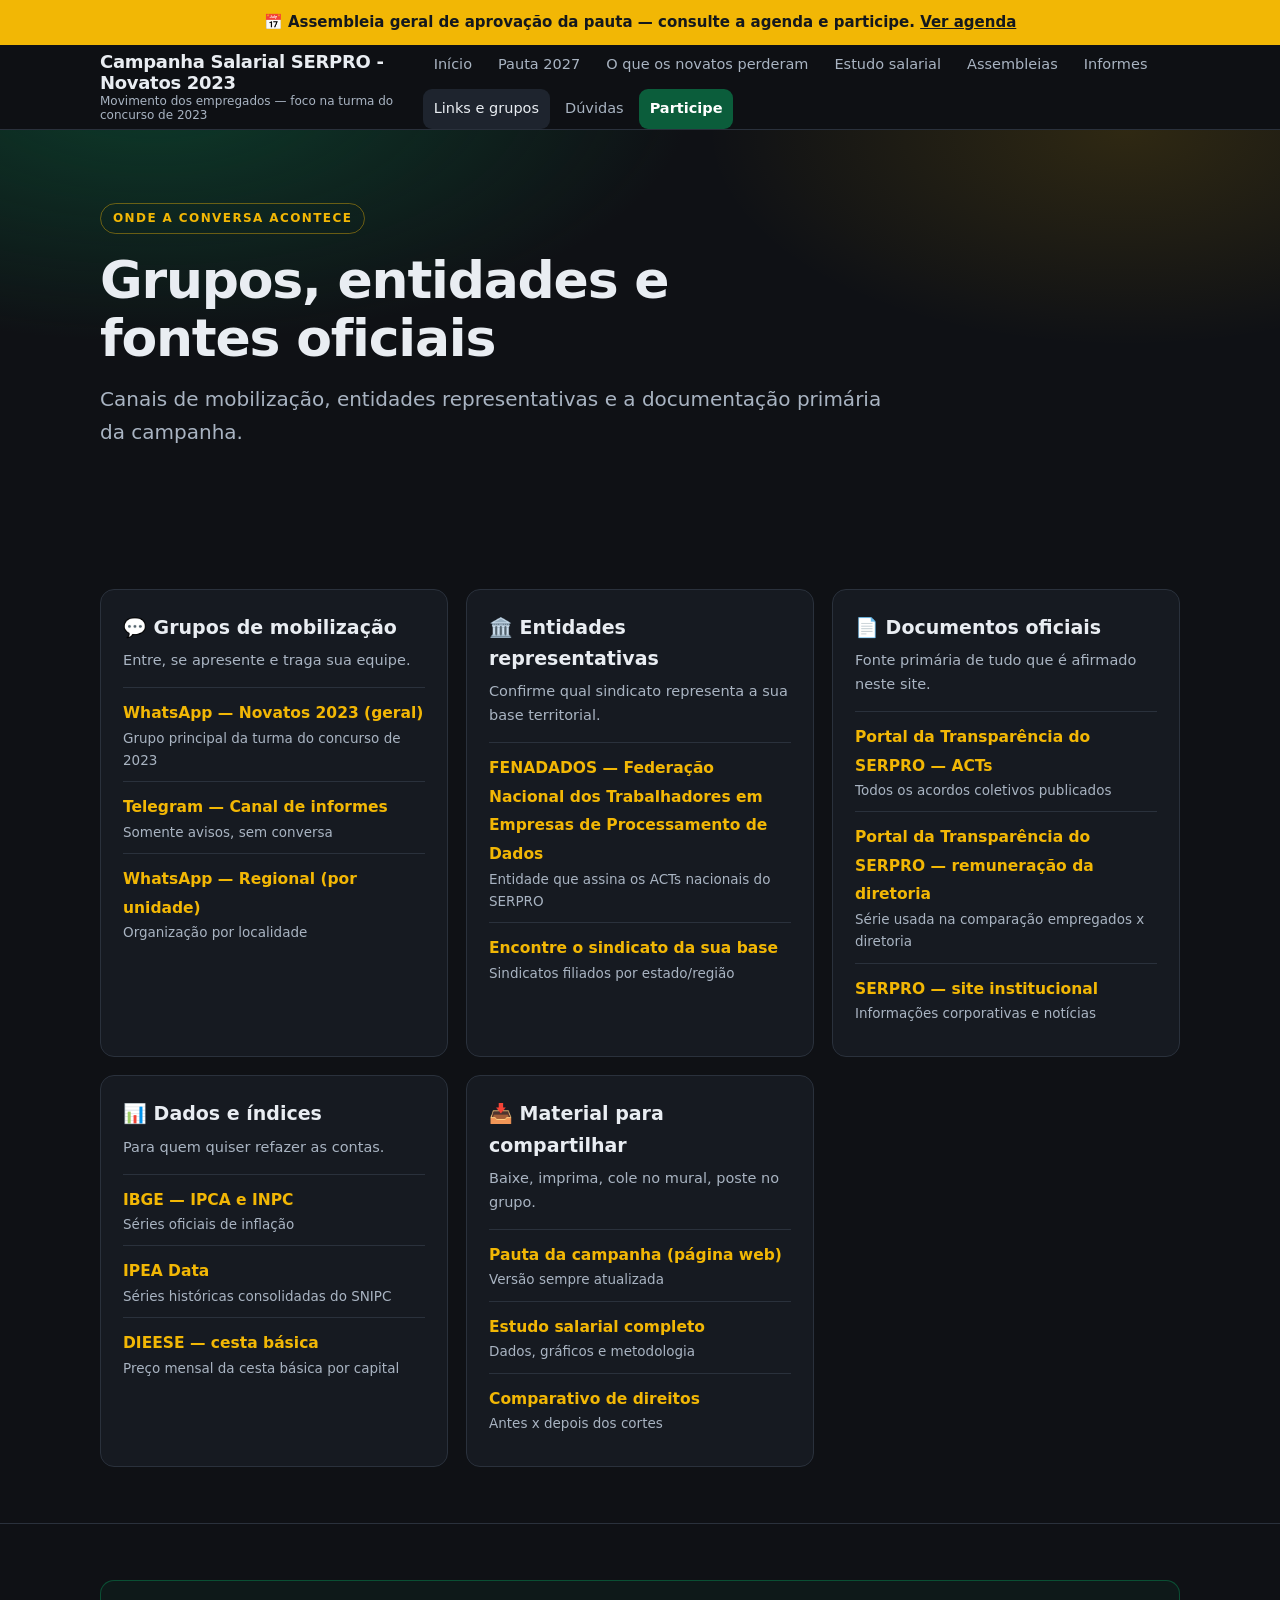
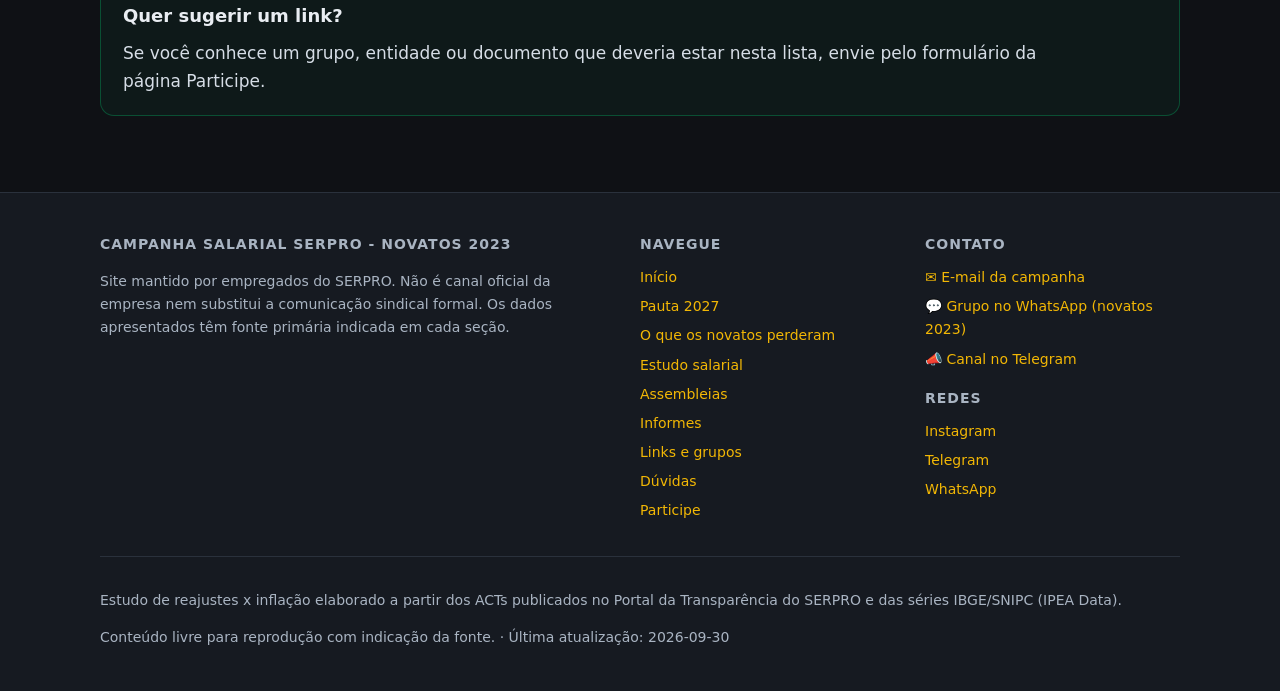
<file: links.html>
<!DOCTYPE html>
<html lang="pt-BR">
<head>
  <meta charset="utf-8">
  <meta name="viewport" content="width=device-width, initial-scale=1">
  <title>Links e grupos — Campanha SERPRO</title>
  <meta name="description" content="Portal central da campanha salarial (ACT) dos empregados do SERPRO: estudo de reajustes x inflação, direitos suprimidos dos novos empregados, pauta, assembleias e mobilização.">
  <meta property="og:title" content="Links e grupos — Campanha SERPRO">
  <meta property="og:description" content="Trabalho igual. Direitos iguais. Respeito igual.">
  <meta property="og:type" content="website">
  <link rel="icon" href="assets/img/favicon.svg" type="image/svg+xml">
  <link rel="stylesheet" href="assets/css/style.css">
</head>
<body>
  <div id="cabecalho"></div>
  <main id="conteudo"></main>
  <div id="rodape"></div>
  <script src="assets/js/app.js"></script>
  <script>App.iniciar('links.json');</script>
</body>
</html>
</file>
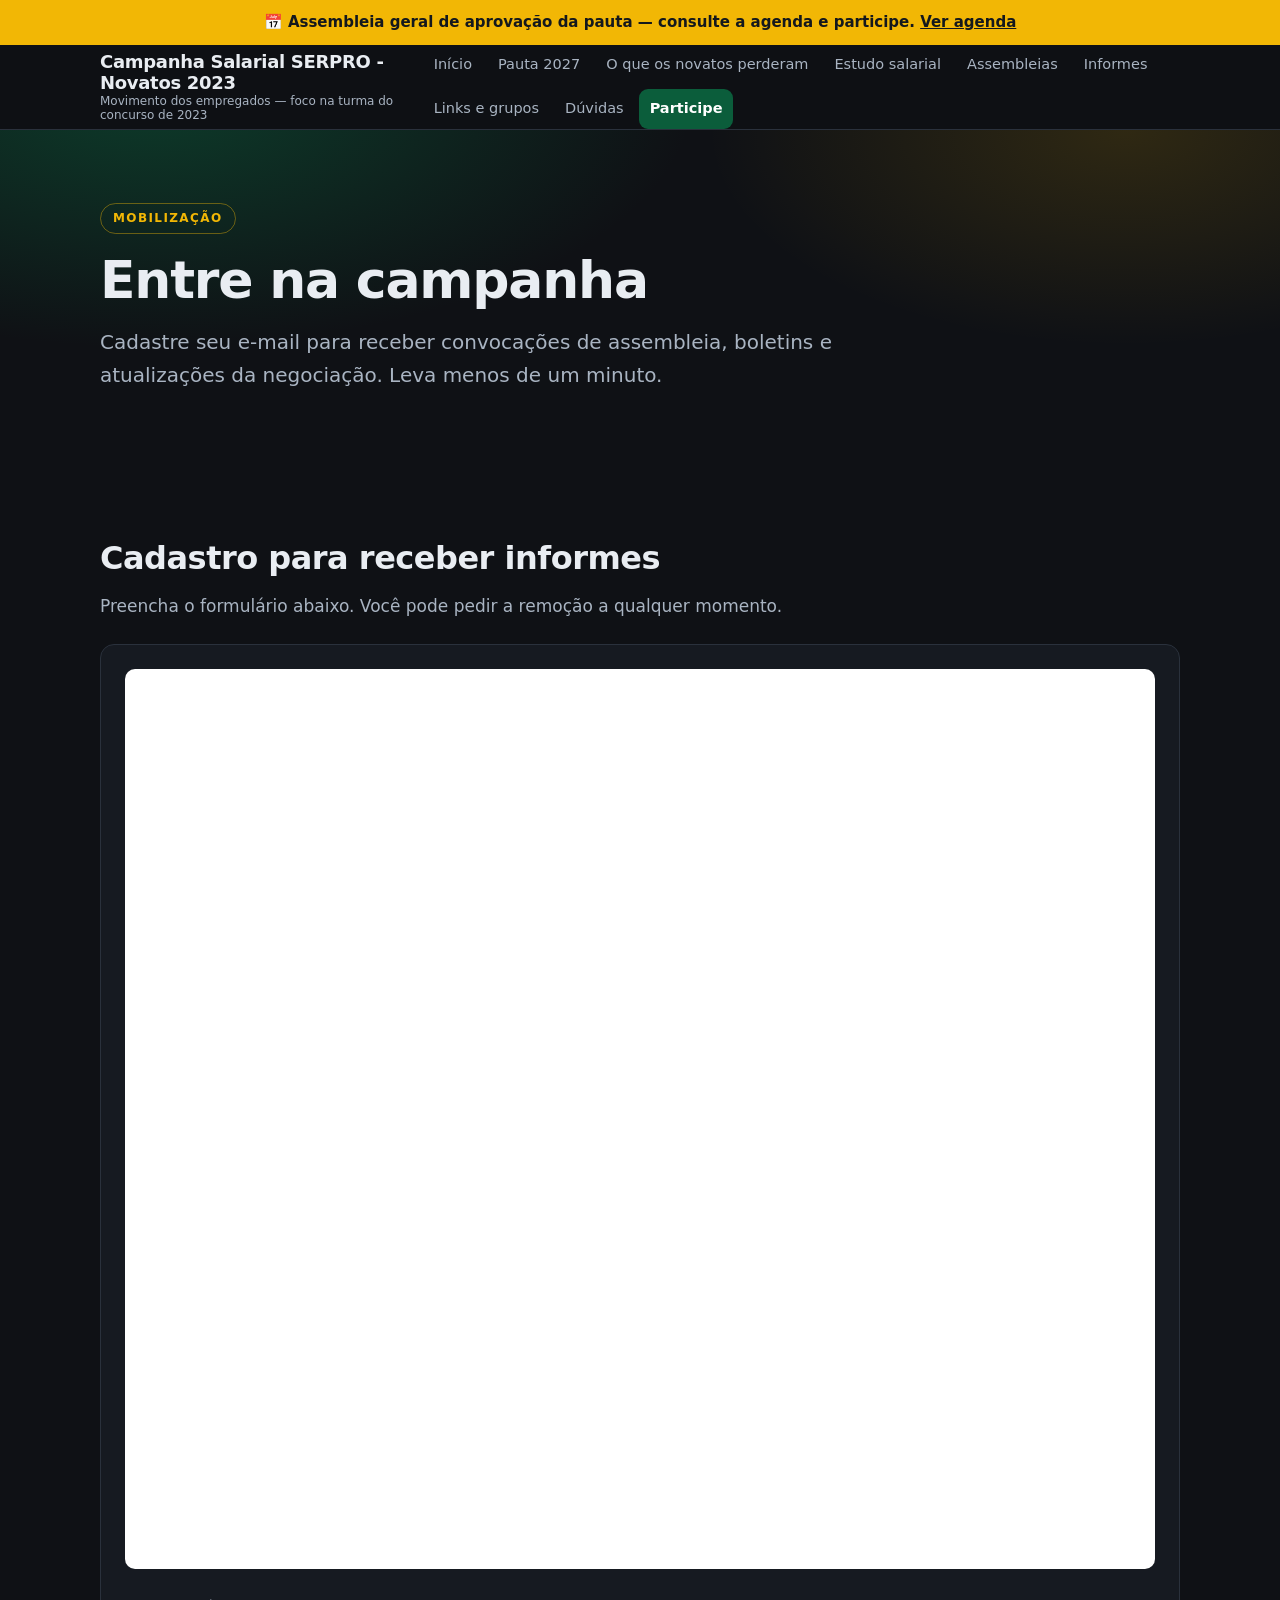
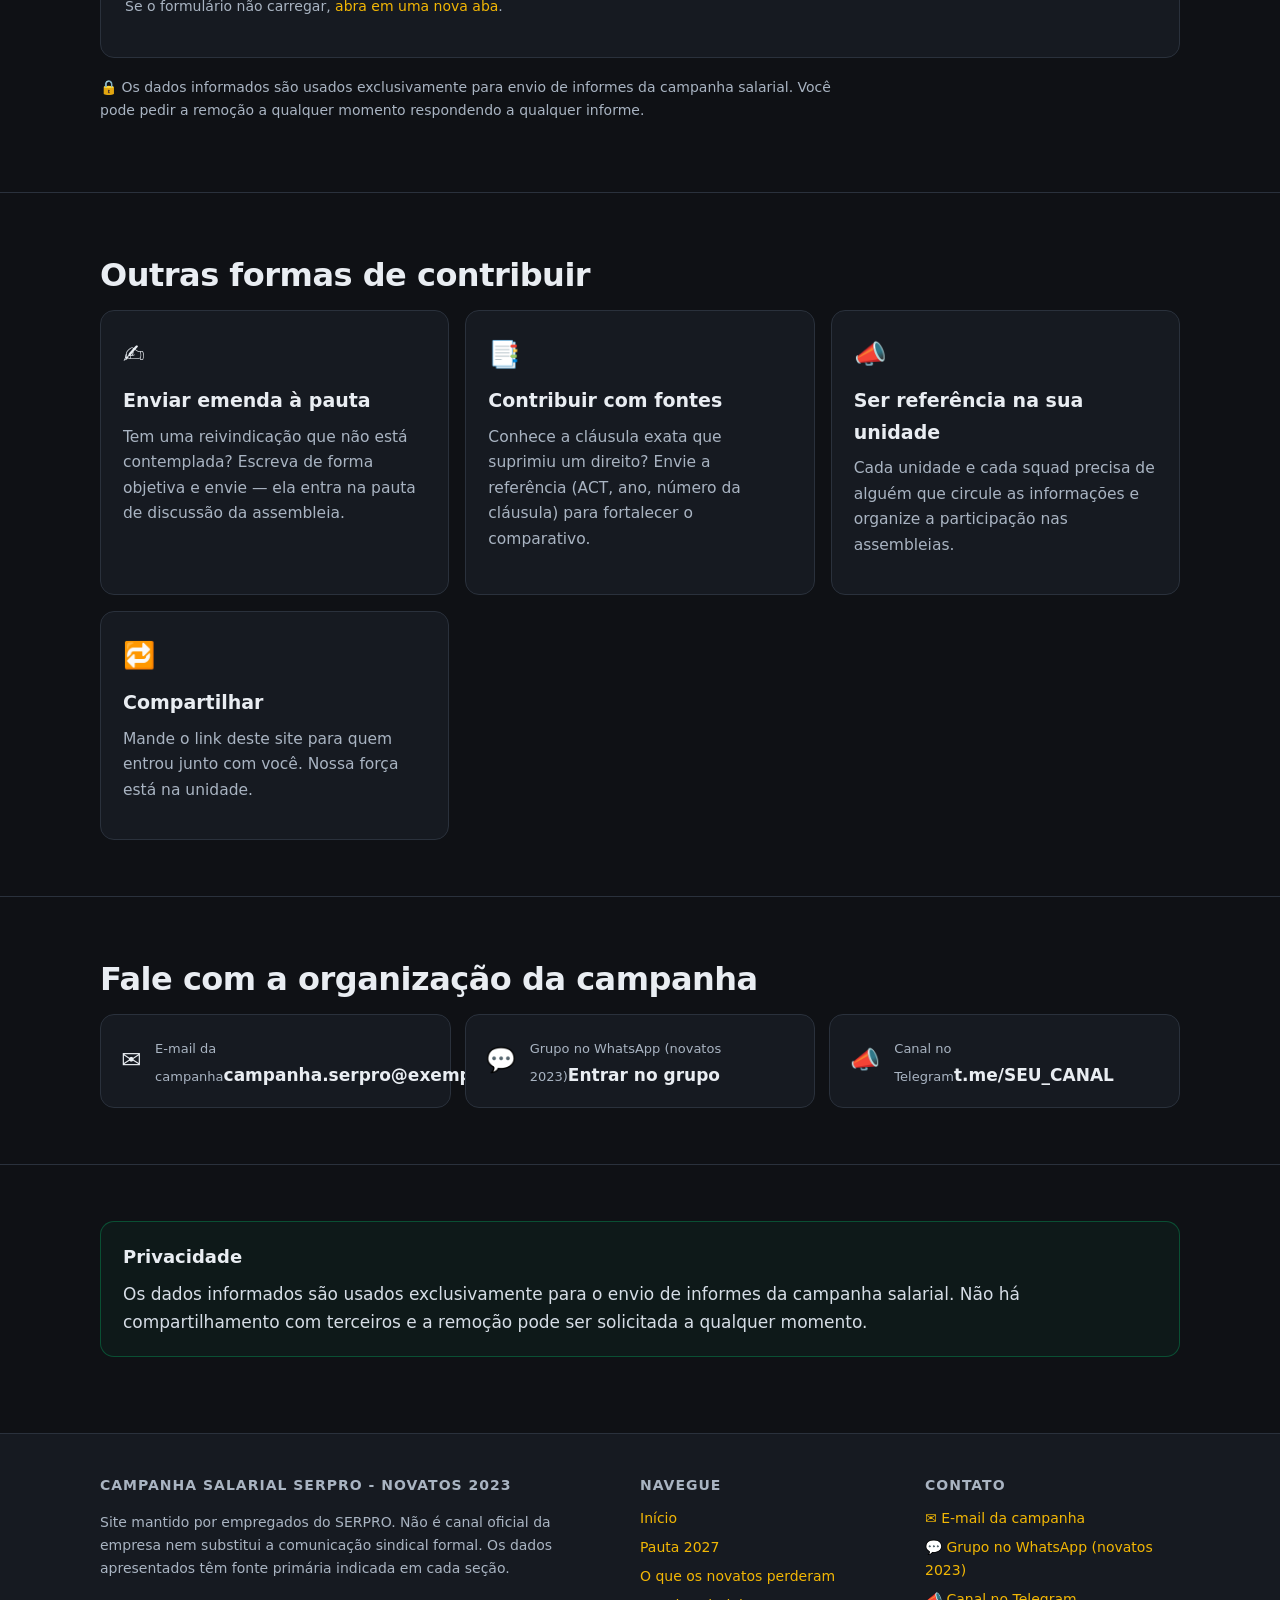
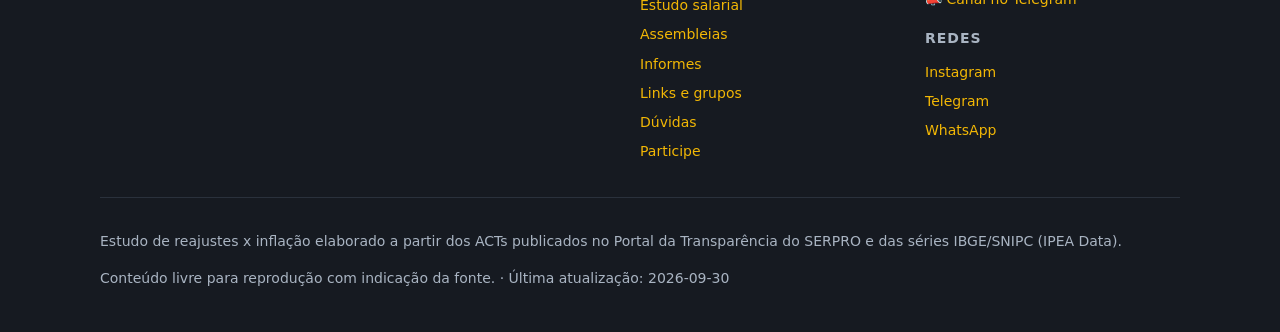
<file: participe.html>
<!DOCTYPE html>
<html lang="pt-BR">
<head>
  <meta charset="utf-8">
  <meta name="viewport" content="width=device-width, initial-scale=1">
  <title>Participe — Campanha SERPRO</title>
  <meta name="description" content="Portal central da campanha salarial (ACT) dos empregados do SERPRO: estudo de reajustes x inflação, direitos suprimidos dos novos empregados, pauta, assembleias e mobilização.">
  <meta property="og:title" content="Participe — Campanha SERPRO">
  <meta property="og:description" content="Trabalho igual. Direitos iguais. Respeito igual.">
  <meta property="og:type" content="website">
  <link rel="icon" href="assets/img/favicon.svg" type="image/svg+xml">
  <link rel="stylesheet" href="assets/css/style.css">
</head>
<body>
  <div id="cabecalho"></div>
  <main id="conteudo"></main>
  <div id="rodape"></div>
  <script src="assets/js/app.js"></script>
  <script>App.iniciar('participe.json');</script>
</body>
</html>
</file>
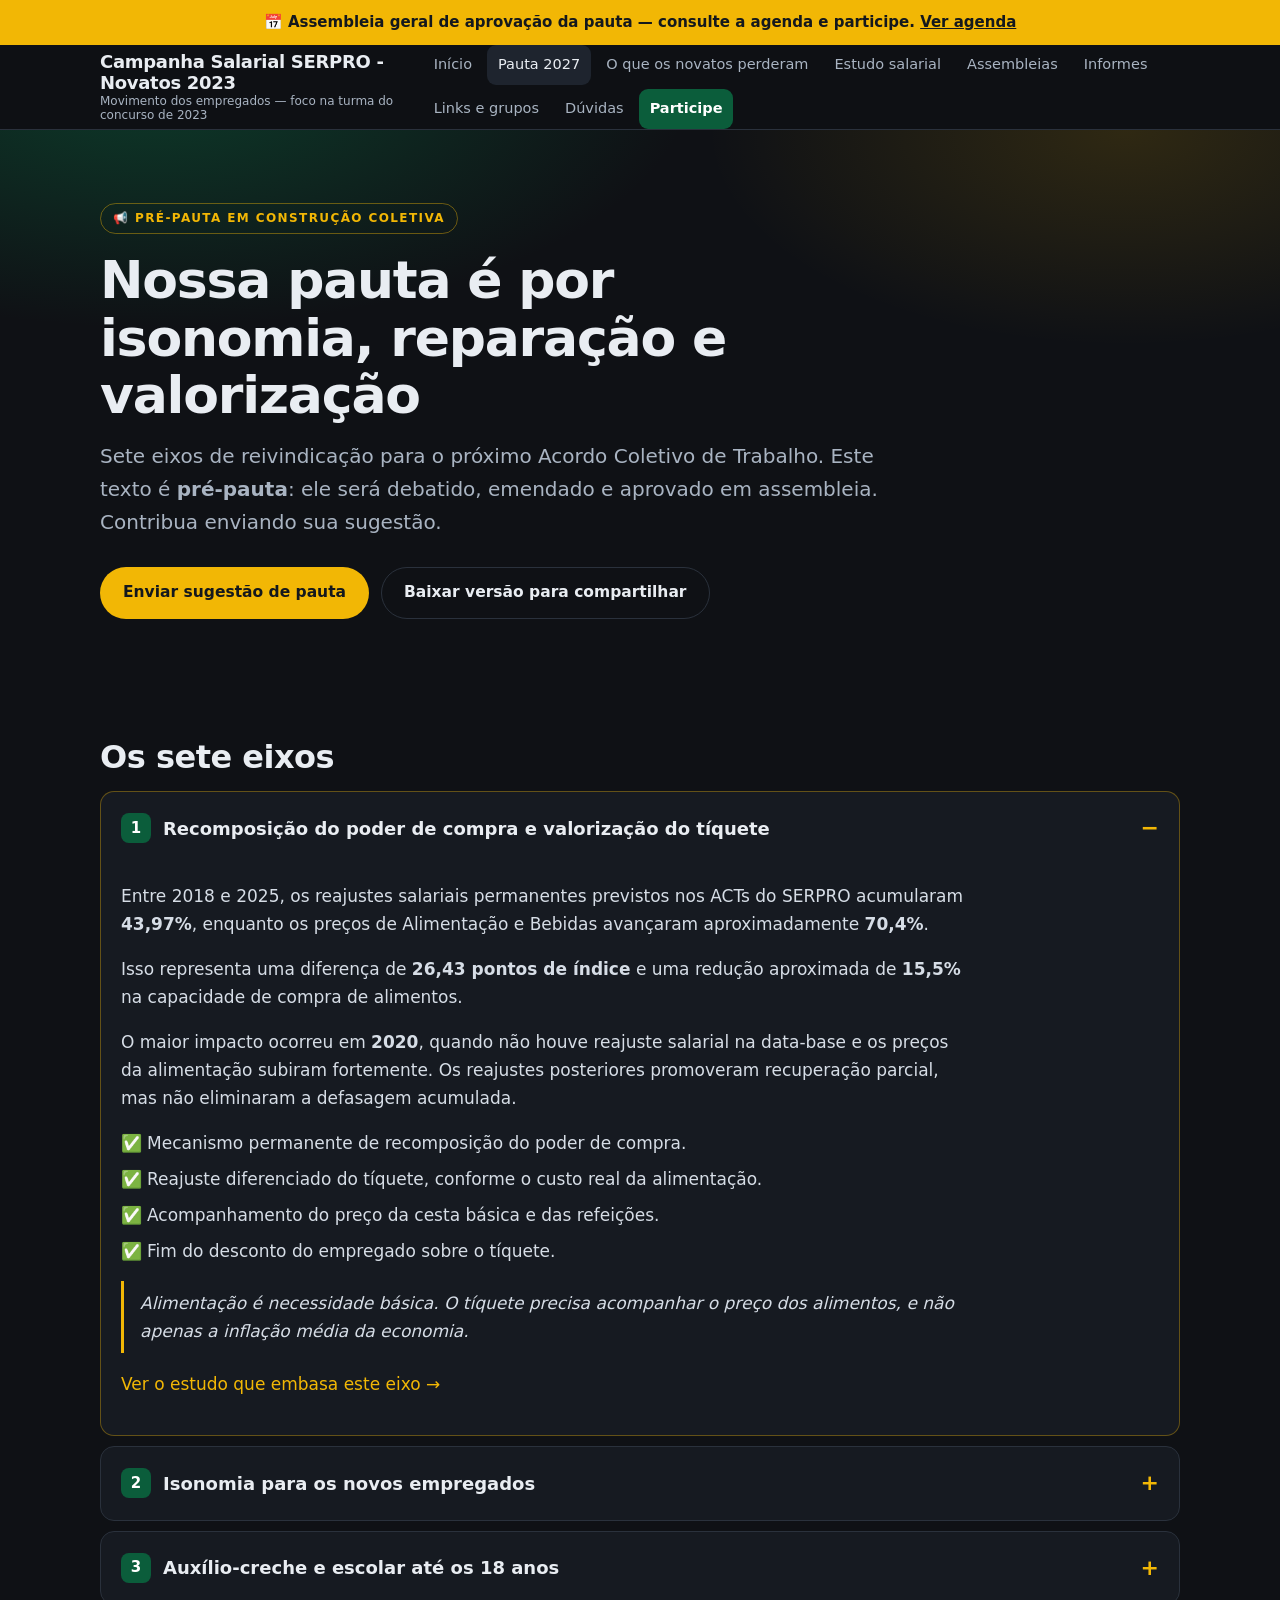
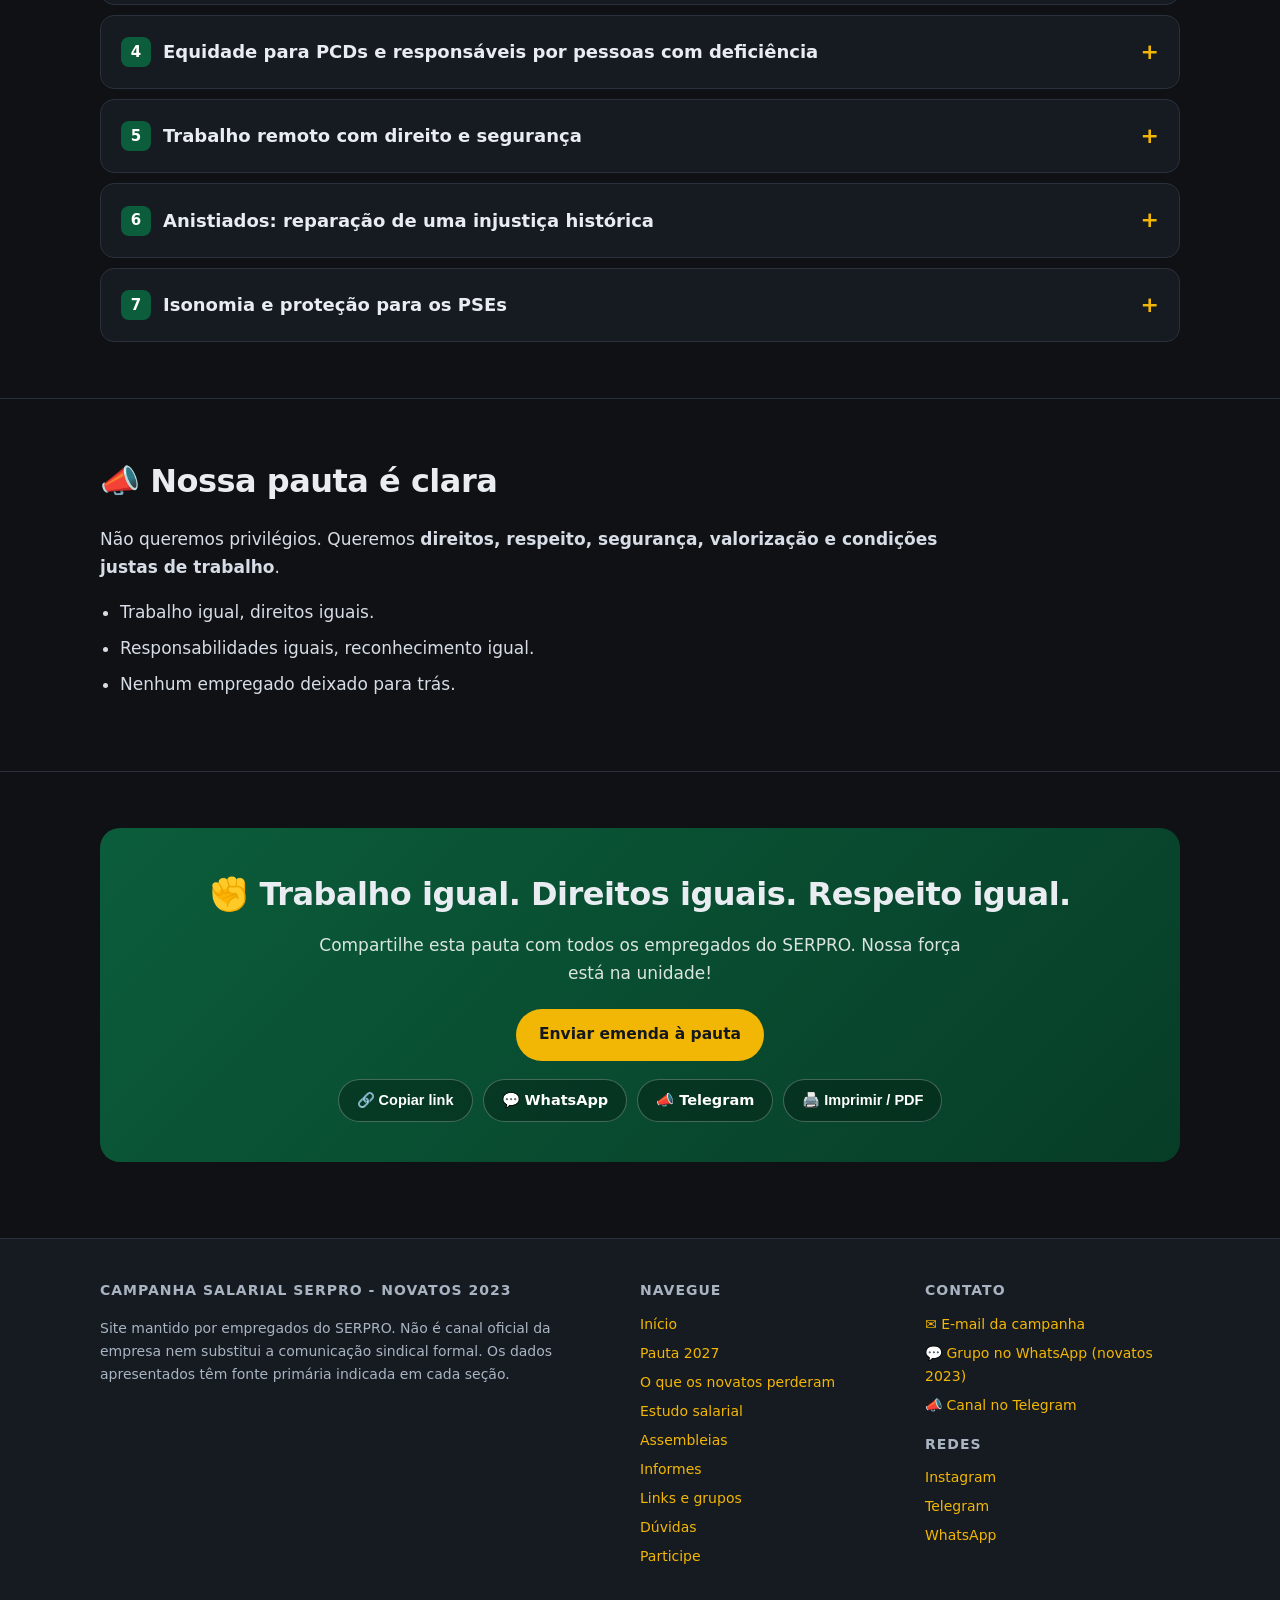
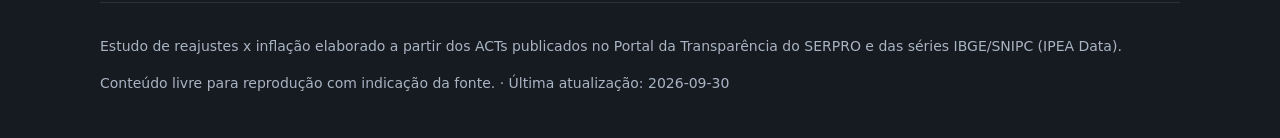
<file: pauta.html>
<!DOCTYPE html>
<html lang="pt-BR">
<head>
  <meta charset="utf-8">
  <meta name="viewport" content="width=device-width, initial-scale=1">
  <title>Pauta da Campanha Salarial SERPRO</title>
  <meta name="description" content="Portal central da campanha salarial (ACT) dos empregados do SERPRO: estudo de reajustes x inflação, direitos suprimidos dos novos empregados, pauta, assembleias e mobilização.">
  <meta property="og:title" content="Pauta da Campanha Salarial SERPRO">
  <meta property="og:description" content="Trabalho igual. Direitos iguais. Respeito igual.">
  <meta property="og:type" content="website">
  <link rel="icon" href="assets/img/favicon.svg" type="image/svg+xml">
  <link rel="stylesheet" href="assets/css/style.css">
</head>
<body>
  <div id="cabecalho"></div>
  <main id="conteudo"></main>
  <div id="rodape"></div>
  <script src="assets/js/app.js"></script>
  <script>App.iniciar('pauta.json');</script>
</body>
</html>
</file>
<file: assets/css/style.css>
:root {
  --primaria: #0b5d3b;
  --secundaria: #f2b705;
  --destaque: #c0392b;
  --fundo: #0f1115;
  --fundo-2: #161a21;
  --fundo-3: #1e242e;
  --texto: #e9edf2;
  --texto-2: #a9b4c2;
  --borda: #2a313c;
  --radius: 14px;
  --max: 1120px;
}

* { box-sizing: border-box; }

html { scroll-behavior: smooth; }

body {
  margin: 0;
  background: var(--fundo);
  color: var(--texto);
  font-family: "Inter", "Segoe UI", system-ui, -apple-system, sans-serif;
  font-size: 17px;
  line-height: 1.65;
  -webkit-font-smoothing: antialiased;
}

a { color: var(--secundaria); text-decoration: none; }
a:hover { text-decoration: underline; }

.container { width: 100%; max-width: var(--max); margin: 0 auto; padding: 0 20px; }

/* ---------- Aviso de topo ---------- */
.avisoTopo {
  background: var(--secundaria);
  color: #14181d;
  font-weight: 600;
  text-align: center;
  padding: 10px 16px;
  font-size: 15px;
}
.avisoTopo a { color: #14181d; text-decoration: underline; }

/* ---------- Cabeçalho ---------- */
.siteHeader {
  position: sticky; top: 0; z-index: 50;
  background: rgba(15, 17, 21, .92);
  backdrop-filter: blur(10px);
  border-bottom: 1px solid var(--borda);
}
.siteHeader .container { display: flex; align-items: center; gap: 16px; min-height: 68px; }
.marca { display: flex; flex-direction: column; line-height: 1.2; }
.marca a { color: var(--texto); font-weight: 800; font-size: 18px; text-decoration: none; letter-spacing: -.3px; }
.marca span { color: var(--texto-2); font-size: 12px; }

.navToggle {
  margin-left: auto; display: none; background: transparent;
  border: 1px solid var(--borda); color: var(--texto);
  border-radius: 10px; padding: 8px 12px; font-size: 18px; cursor: pointer;
}

.nav { margin-left: auto; display: flex; flex-wrap: wrap; gap: 4px; align-items: center; }
.nav a {
  color: var(--texto-2); font-size: 14.5px; font-weight: 500;
  padding: 8px 11px; border-radius: 9px; text-decoration: none;
}
.nav a:hover { background: var(--fundo-3); color: var(--texto); }
.nav a.ativo { color: var(--texto); background: var(--fundo-3); }
.nav a.destaque {
  background: var(--primaria); color: #fff; font-weight: 700;
}
.nav a.destaque:hover { filter: brightness(1.15); }

/* ---------- Blocos ---------- */
.bloco { padding: 56px 0; border-bottom: 1px solid var(--borda); }
.bloco:last-child { border-bottom: 0; }
.bloco h2 {
  font-size: clamp(24px, 3vw, 32px); margin: 0 0 8px; letter-spacing: -.5px;
}
.bloco .descricao { color: var(--texto-2); margin: 0 0 24px; max-width: 70ch; }
.bloco .rodapeBloco { color: var(--texto-2); font-size: 14px; margin-top: 18px; max-width: 85ch; }

/* ---------- Hero ---------- */
.hero {
  padding: 72px 0 56px;
  background:
    radial-gradient(900px 420px at 12% -10%, rgba(11, 93, 59, .55), transparent 60%),
    radial-gradient(700px 360px at 88% 0%, rgba(242, 183, 5, .14), transparent 60%);
}
.hero .chapeu {
  display: inline-block; text-transform: uppercase; letter-spacing: 1.4px;
  font-size: 12px; font-weight: 700; color: var(--secundaria);
  border: 1px solid rgba(242, 183, 5, .4); border-radius: 999px; padding: 5px 12px; margin-bottom: 18px;
}
.hero h1 {
  font-size: clamp(30px, 5.2vw, 52px); line-height: 1.1; margin: 0 0 16px;
  letter-spacing: -1.2px; max-width: 20ch;
}
.hero p { font-size: clamp(17px, 2vw, 20px); color: var(--texto-2); max-width: 62ch; margin: 0 0 28px; }

.acoes { display: flex; flex-wrap: wrap; gap: 12px; }
.btn {
  display: inline-block; padding: 12px 22px; border-radius: 999px;
  font-weight: 700; font-size: 15.5px; text-decoration: none; border: 1px solid transparent;
  transition: transform .12s ease, filter .12s ease;
}
.btn:hover { text-decoration: none; transform: translateY(-1px); }
.btn.primario { background: var(--secundaria); color: #14181d; }
.btn.primario:hover { filter: brightness(1.08); }
.btn.secundario { background: transparent; color: var(--texto); border-color: var(--borda); }
.btn.secundario:hover { background: var(--fundo-3); }

/* ---------- Stats ---------- */
.stats { display: grid; grid-template-columns: repeat(auto-fit, minmax(210px, 1fr)); gap: 14px; }
.stat {
  background: var(--fundo-2); border: 1px solid var(--borda);
  border-radius: var(--radius); padding: 20px;
}
.stat.destaque { border-color: rgba(192, 57, 43, .7); background: rgba(192, 57, 43, .10); }
.stat .valor { font-size: clamp(26px, 3.4vw, 34px); font-weight: 800; letter-spacing: -1px; }
.stat.destaque .valor { color: #ff8b7d; }
.stat .rotulo { color: var(--texto-2); font-size: 14px; margin-top: 4px; }

/* ---------- Cards ---------- */
.cards { display: grid; grid-template-columns: repeat(auto-fit, minmax(270px, 1fr)); gap: 16px; }
.card {
  background: var(--fundo-2); border: 1px solid var(--borda);
  border-radius: var(--radius); padding: 22px; display: flex; flex-direction: column;
}
.card .icone { font-size: 26px; margin-bottom: 10px; }
.card h3 { margin: 0 0 8px; font-size: 19px; }
.card p { margin: 0 0 14px; color: var(--texto-2); font-size: 15.5px; }
.card .cardCta { margin-top: auto; font-weight: 700; font-size: 15px; }
a.card { text-decoration: none; color: inherit; }
a.card:hover { border-color: var(--secundaria); text-decoration: none; }

/* ---------- Richtext ---------- */
.richtext p { max-width: 78ch; color: #d6dde6; }
.richtext ul { max-width: 78ch; padding-left: 20px; }
.richtext li { margin-bottom: 8px; color: #d6dde6; }
.richtext .linksLista { list-style: none; padding: 0; margin-top: 16px; }
.richtext .linksLista li { margin-bottom: 6px; }

/* ---------- Tabelas ---------- */
.tabelaWrap { overflow-x: auto; border: 1px solid var(--borda); border-radius: var(--radius); }
table { width: 100%; border-collapse: collapse; font-size: 15px; min-width: 640px; }
thead th {
  background: var(--fundo-3); text-align: left; padding: 13px 14px;
  font-size: 13px; text-transform: uppercase; letter-spacing: .6px; color: var(--texto-2);
  border-bottom: 1px solid var(--borda); white-space: nowrap;
}
tbody td { padding: 13px 14px; border-bottom: 1px solid var(--borda); vertical-align: top; }
tbody tr:last-child td { border-bottom: 0; }
tbody tr:hover { background: rgba(255, 255, 255, .025); }
tbody tr.destaque { background: rgba(192, 57, 43, .10); }
.selo {
  display: inline-block; font-size: 11px; font-weight: 700; text-transform: uppercase;
  letter-spacing: .5px; padding: 2px 8px; border-radius: 999px; margin-left: 6px;
  background: rgba(242, 183, 5, .16); color: var(--secundaria); border: 1px solid rgba(242, 183, 5, .35);
  white-space: nowrap;
}

/* ---------- Accordion ---------- */
.acc { display: flex; flex-direction: column; gap: 10px; }
.acc details {
  background: var(--fundo-2); border: 1px solid var(--borda); border-radius: var(--radius);
  overflow: hidden;
}
.acc details[open] { border-color: rgba(242, 183, 5, .35); }
.acc summary {
  cursor: pointer; padding: 18px 20px; font-weight: 700; font-size: 18px;
  display: flex; align-items: center; gap: 12px; list-style: none;
}
.acc summary::-webkit-details-marker { display: none; }
.acc summary::after { content: "+"; margin-left: auto; color: var(--secundaria); font-size: 22px; }
.acc details[open] summary::after { content: "−"; }
.acc .numero {
  flex: 0 0 auto; width: 30px; height: 30px; border-radius: 8px;
  background: var(--primaria); color: #fff; display: grid; place-items: center;
  font-size: 15px; font-weight: 800;
}
.acc .conteudo { padding: 0 20px 20px; }
.acc .conteudo p { color: #d6dde6; max-width: 78ch; }
.acc .reivindicacoes { list-style: none; padding: 0; margin: 14px 0; }
.acc .reivindicacoes li { padding-left: 26px; position: relative; margin-bottom: 8px; color: #d6dde6; }
.acc .reivindicacoes li::before { content: "✅"; position: absolute; left: 0; }
.acc .frase {
  border-left: 3px solid var(--secundaria); padding: 8px 0 8px 16px; margin: 16px 0 0;
  font-style: italic; color: var(--texto);
}

/* ---------- Galeria ---------- */
.galeria { display: grid; grid-template-columns: repeat(auto-fit, minmax(320px, 1fr)); gap: 18px; }
.figura {
  background: var(--fundo-2); border: 1px solid var(--borda); border-radius: var(--radius); overflow: hidden;
}
.figura img { width: 100%; display: block; background: #fff; }
.figura figcaption { padding: 14px 16px; }
.figura figcaption strong { display: block; margin-bottom: 4px; }
.figura figcaption span { color: var(--texto-2); font-size: 14px; }

/* ---------- Agenda ---------- */
.agendaLista { display: flex; flex-direction: column; gap: 12px; }
.evento {
  display: grid; grid-template-columns: 92px 1fr; gap: 18px;
  background: var(--fundo-2); border: 1px solid var(--borda);
  border-radius: var(--radius); padding: 18px 20px;
}
.evento.passado { opacity: .55; }
.evento .dataBox { text-align: center; border-right: 1px solid var(--borda); padding-right: 14px; }
.evento .dia { font-size: 30px; font-weight: 800; line-height: 1; }
.evento .mes { text-transform: uppercase; font-size: 12px; letter-spacing: 1px; color: var(--secundaria); font-weight: 700; }
.evento .ano { font-size: 12px; color: var(--texto-2); }
.evento h3 { margin: 0 0 6px; font-size: 18px; }
.evento .meta { color: var(--texto-2); font-size: 14px; margin-bottom: 8px; }
.evento p { margin: 0 0 10px; color: #d6dde6; font-size: 15.5px; }
.tag {
  display: inline-block; font-size: 11px; font-weight: 700; text-transform: uppercase;
  letter-spacing: .6px; padding: 3px 9px; border-radius: 999px; border: 1px solid var(--borda);
  color: var(--texto-2); margin-right: 6px;
}
.tag.assembleia { border-color: rgba(242, 183, 5, .5); color: var(--secundaria); }
.tag.negociacao { border-color: rgba(11, 93, 59, .9); color: #6fd3a3; }
.tag.prazo { border-color: rgba(192, 57, 43, .6); color: #ff8b7d; }
.subtituloLista { margin: 32px 0 14px; font-size: 14px; text-transform: uppercase; letter-spacing: 1px; color: var(--texto-2); }

/* ---------- Informes ---------- */
.informes { display: flex; flex-direction: column; gap: 14px; }
.informe {
  background: var(--fundo-2); border: 1px solid var(--borda);
  border-radius: var(--radius); padding: 22px;
}
.informe .dataInforme { color: var(--texto-2); font-size: 13px; text-transform: uppercase; letter-spacing: .8px; }
.informe h3 { margin: 6px 0 10px; font-size: 21px; }
.informe .resumo { color: #d6dde6; margin: 0 0 12px; }
.informe .corpo p { color: var(--texto-2); font-size: 15.5px; }

/* ---------- Link groups ---------- */
.linkgroups { display: grid; grid-template-columns: repeat(auto-fit, minmax(300px, 1fr)); gap: 18px; }
.linkgroup {
  background: var(--fundo-2); border: 1px solid var(--borda);
  border-radius: var(--radius); padding: 22px;
}
.linkgroup h3 { margin: 0 0 6px; font-size: 19px; }
.linkgroup > p { color: var(--texto-2); font-size: 14.5px; margin: 0 0 14px; }
.linkgroup ul { list-style: none; padding: 0; margin: 0; }
.linkgroup li { padding: 10px 0; border-top: 1px solid var(--borda); }
.linkgroup li a { font-weight: 600; font-size: 15.5px; }
.linkgroup li span { display: block; color: var(--texto-2); font-size: 13.5px; }

/* ---------- Avisos ---------- */
.avisoBox {
  border-radius: var(--radius); padding: 20px 22px; border: 1px solid var(--borda);
  background: var(--fundo-2);
}
.avisoBox.atencao { border-color: rgba(242, 183, 5, .45); background: rgba(242, 183, 5, .07); }
.avisoBox.info { border-color: rgba(11, 93, 59, .8); background: rgba(11, 93, 59, .12); }
.avisoBox h3 { margin: 0 0 8px; font-size: 18px; }
.avisoBox p { margin: 0; color: #d6dde6; max-width: 85ch; }

/* ---------- CTA ---------- */
.ctaBox {
  background: linear-gradient(135deg, var(--primaria), #073d27);
  border-radius: 20px; padding: 40px; text-align: center;
}
.ctaBox h2 { margin: 0 0 10px; }
.ctaBox p { color: rgba(255, 255, 255, .85); max-width: 60ch; margin: 0 auto 22px; }
.ctaBox .acoes { justify-content: center; }
.ctaBox .btn.secundario { border-color: rgba(255, 255, 255, .45); color: #fff; }
.compartilharBar { display: flex; gap: 10px; justify-content: center; flex-wrap: wrap; margin-top: 18px; }
.compartilharBar button, .compartilharBar a {
  background: rgba(0, 0, 0, .28); color: #fff; border: 1px solid rgba(255, 255, 255, .25);
  border-radius: 999px; padding: 9px 18px; font-size: 14.5px; font-weight: 600; cursor: pointer;
  text-decoration: none;
}
.compartilharBar button:hover, .compartilharBar a:hover { background: rgba(0, 0, 0, .45); text-decoration: none; }

/* ---------- Formulário ---------- */
.formBox { background: var(--fundo-2); border: 1px solid var(--borda); border-radius: var(--radius); padding: 24px; }
.formBox iframe { width: 100%; min-height: 900px; border: 0; border-radius: 10px; background: #fff; }
.formNativo { display: grid; gap: 14px; max-width: 560px; }
.formNativo label { font-size: 14px; font-weight: 600; color: var(--texto-2); display: grid; gap: 6px; }
.formNativo input, .formNativo select, .formNativo textarea {
  background: var(--fundo-3); border: 1px solid var(--borda); border-radius: 10px;
  color: var(--texto); padding: 11px 13px; font-size: 15.5px; font-family: inherit;
}
.formNativo input:focus, .formNativo select:focus, .formNativo textarea:focus {
  outline: 2px solid var(--secundaria); outline-offset: 1px;
}
.formNativo textarea { min-height: 110px; resize: vertical; }
.formNativo .checkLinha { display: flex; align-items: flex-start; gap: 10px; font-size: 14px; color: var(--texto-2); }
.formNativo .checkLinha input { width: auto; margin-top: 4px; }

/* ---------- Contatos ---------- */
.contatos { display: grid; grid-template-columns: repeat(auto-fit, minmax(250px, 1fr)); gap: 14px; }
.contato {
  background: var(--fundo-2); border: 1px solid var(--borda); border-radius: var(--radius);
  padding: 18px 20px; display: flex; gap: 14px; align-items: center; text-decoration: none; color: inherit;
}
.contato:hover { border-color: var(--secundaria); text-decoration: none; }
.contato .icone { font-size: 24px; }
.contato .rotulo { font-size: 13px; color: var(--texto-2); }
.contato .valor { font-weight: 700; }

/* ---------- Rodapé ---------- */
.siteFooter { background: var(--fundo-2); border-top: 1px solid var(--borda); padding: 40px 0 28px; margin-top: 20px; }
.siteFooter .grid { display: grid; grid-template-columns: 2fr 1fr 1fr; gap: 30px; }
.siteFooter h4 { margin: 0 0 10px; font-size: 14px; text-transform: uppercase; letter-spacing: 1px; color: var(--texto-2); }
.siteFooter p, .siteFooter li { color: var(--texto-2); font-size: 14px; }
.siteFooter ul { list-style: none; padding: 0; margin: 0; }
.siteFooter li { margin-bottom: 6px; }
.siteFooter .creditos {
  margin-top: 28px; padding-top: 18px; border-top: 1px solid var(--borda);
  font-size: 13px; color: #7d8899;
}

/* ---------- Voltar ao topo ---------- */
.aoTopo {
  position: fixed; right: 20px; bottom: 20px; z-index: 40;
  background: var(--secundaria); color: #14181d; border: 0; border-radius: 50%;
  width: 46px; height: 46px; font-size: 20px; cursor: pointer; display: none;
  box-shadow: 0 6px 20px rgba(0, 0, 0, .4);
}
.aoTopo.visivel { display: block; }

/* ---------- Responsivo ---------- */
@media (max-width: 900px) {
  .navToggle { display: block; }
  .nav {
    display: none; width: 100%; flex-direction: column; align-items: stretch;
    padding: 10px 0 16px; order: 3;
  }
  .nav.aberto { display: flex; }
  .siteHeader .container { flex-wrap: wrap; }
  .siteFooter .grid { grid-template-columns: 1fr; }
}

@media (max-width: 560px) {
  body { font-size: 16px; }
  .bloco { padding: 40px 0; }
  .ctaBox { padding: 28px 20px; }
  .evento { grid-template-columns: 1fr; }
  .evento .dataBox { text-align: left; border-right: 0; border-bottom: 1px solid var(--borda); padding: 0 0 10px; display: flex; gap: 8px; align-items: baseline; }
  .evento .dia { font-size: 22px; }
}

/* ---------- Impressão ---------- */
@media print {
  .siteHeader, .siteFooter, .avisoTopo, .aoTopo, .acoes, .compartilharBar { display: none !important; }
  body { background: #fff; color: #000; }
  .bloco, .card, .stat, .acc details, .avisoBox { background: #fff !important; border-color: #ccc !important; }
  .acc details { break-inside: avoid; }
  .acc details summary::after { display: none; }
}
</file>
